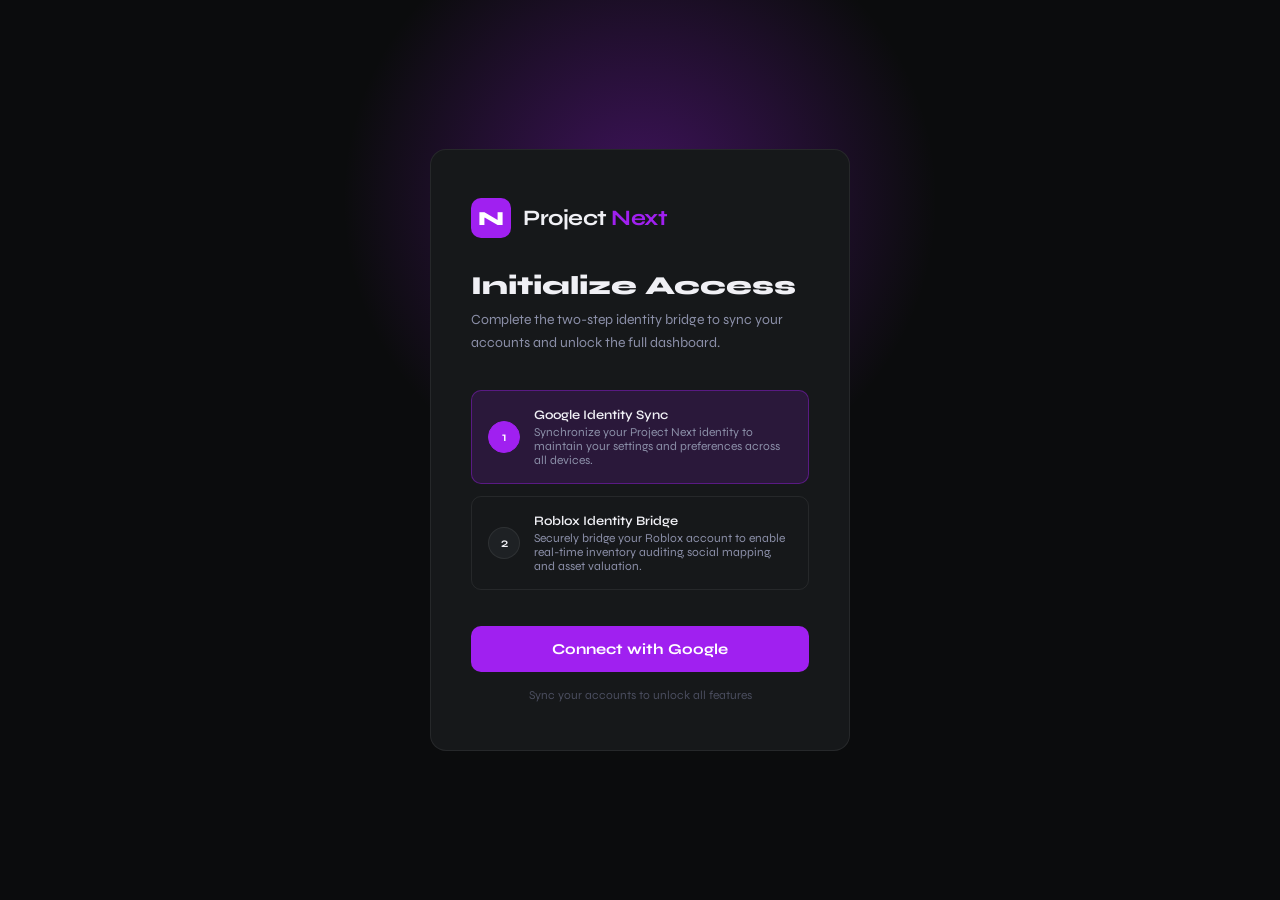
<file: project-next-live (2).html>
<!DOCTYPE html>
<html lang="en" data-theme="genesis">
<head>
<meta charset="UTF-8">
<meta name="viewport" content="width=device-width, initial-scale=1.0">
<title>Project Next</title>
<link rel="preconnect" href="https://fonts.googleapis.com">
<link href="https://fonts.googleapis.com/css2?family=Syne:wght@400;500;600;700;800&family=JetBrains+Mono:wght@400;500&display=swap" rel="stylesheet">
<script src="https://accounts.google.com/gsi/client" async></script>
<style>
:root {
  --bg-base:#0B0C0D; --bg-surface:#16181A; --bg-elevated:#1E2124; --bg-hover:#252830;
  --accent:#A020F0; --accent-dim:rgba(160,32,240,0.15); --accent-glow:rgba(160,32,240,0.35);
  --text-primary:#F0F0F5; --text-secondary:#8B8FA8; --text-muted:#4A4D5E;
  --border:rgba(255,255,255,0.07); --border-accent:rgba(160,32,240,0.4);
  --success:#22D06A; --warning:#F0A020; --danger:#F04040; --info:#20A0F0;
  --font:'Syne',sans-serif; --mono:'JetBrains Mono',monospace;
  --radius:10px; --radius-lg:16px;
}
/* THEMES — applied to :root via data-theme, affects every element */
[data-theme="glass"]{--bg-base:#0D0F14;--bg-surface:rgba(20,24,32,0.55);--bg-elevated:rgba(28,32,40,0.5);--bg-hover:rgba(38,42,54,0.55);--border:rgba(255,255,255,0.10);--border-accent:rgba(160,32,240,0.45);}
[data-theme="glass"] body{background:linear-gradient(135deg,#0D0F14,#141820,#0f0a1a);}
[data-theme="glass"] .sidebar,[data-theme="glass"] .topbar,[data-theme="glass"] .card,
[data-theme="glass"] .stat-card,[data-theme="glass"] .auth-card,[data-theme="glass"] .friend-item,
[data-theme="glass"] .inv-item,[data-theme="glass"] .security-item,[data-theme="glass"] .session-item,
[data-theme="glass"] .setting-item,[data-theme="glass"] .progress-wrap,[data-theme="glass"] .discovery-card{
  backdrop-filter:blur(20px);-webkit-backdrop-filter:blur(20px);border:1px solid rgba(255,255,255,0.08);}
[data-theme="cyber"]{--accent:#00FF41;--accent-dim:rgba(0,255,65,0.10);--accent-glow:rgba(0,255,65,0.25);
  --bg-base:#001000;--bg-surface:#001a00;--bg-elevated:#002000;--bg-hover:#002a00;
  --border:rgba(0,255,65,0.08);--border-accent:rgba(0,255,65,0.4);
  --text-primary:#E0FFE8;--text-secondary:#4daa60;--text-muted:#1a5c26;}
[data-theme="cyber"] body{background:var(--bg-base);}
[data-theme="oled"]{--bg-base:#000;--bg-surface:#0A0A0A;--bg-elevated:#111;--bg-hover:#1a1a1a;--border:rgba(255,255,255,0.05);}
[data-theme="oled"] body{background:#000;}

*{box-sizing:border-box;margin:0;padding:0;}
body{font-family:var(--font);background:var(--bg-base);color:var(--text-primary);min-height:100vh;overflow-x:hidden;transition:background .4s,color .3s;}

/* AUTH */
#auth-screen{min-height:100vh;display:flex;align-items:center;justify-content:center;position:relative;overflow:hidden;}
#auth-screen::before{content:'';position:absolute;width:600px;height:600px;background:radial-gradient(circle,var(--accent-glow) 0%,transparent 70%);top:-100px;left:50%;transform:translateX(-50%);pointer-events:none;}
.auth-card{background:var(--bg-surface);border:1px solid var(--border);border-radius:var(--radius-lg);padding:48px 40px;width:420px;max-width:95vw;position:relative;z-index:1;}
.auth-logo{display:flex;align-items:center;gap:12px;margin-bottom:32px;}
.auth-logo-icon{width:40px;height:40px;background:var(--accent);border-radius:10px;display:flex;align-items:center;justify-content:center;font-size:20px;font-weight:800;color:#fff;}
.auth-logo-text{font-size:22px;font-weight:700;letter-spacing:-0.5px;}
.auth-logo-text span{color:var(--accent);}
.auth-title{font-size:26px;font-weight:800;margin-bottom:8px;}
.auth-sub{color:var(--text-secondary);font-size:14px;margin-bottom:36px;line-height:1.6;}
.auth-step{display:flex;align-items:center;gap:14px;padding:16px;border-radius:var(--radius);border:1px solid var(--border);margin-bottom:12px;transition:border-color .2s,background .2s;}
.auth-step.active{border-color:var(--border-accent);background:var(--accent-dim);}
.auth-step.done{border-color:rgba(34,208,106,.3);background:rgba(34,208,106,.05);}
.auth-step-num{width:32px;height:32px;border-radius:50%;background:var(--bg-elevated);border:1px solid var(--border);display:flex;align-items:center;justify-content:center;font-size:13px;font-weight:600;flex-shrink:0;}
.auth-step.active .auth-step-num{background:var(--accent);border-color:var(--accent);color:#fff;}
.auth-step.done .auth-step-num{background:var(--success);border-color:var(--success);color:#fff;font-size:16px;}
.auth-step-info{flex:1;}
.auth-step-label{font-size:13px;font-weight:600;}
.auth-step-desc{font-size:12px;color:var(--text-secondary);margin-top:2px;}
.btn-primary{width:100%;padding:14px;background:var(--accent);color:#fff;border:none;border-radius:var(--radius);font-family:var(--font);font-size:15px;font-weight:700;cursor:pointer;transition:opacity .2s,transform .1s;margin-top:24px;}
.btn-primary:hover{opacity:.9;}.btn-primary:active{transform:scale(.98);}.btn-primary:disabled{opacity:.5;cursor:not-allowed;}
.auth-err{color:var(--danger);font-size:12px;margin-top:10px;text-align:center;min-height:18px;}
.auth-divider{text-align:center;font-size:12px;color:var(--text-muted);margin-top:16px;}

/* LOADING */
#loading-screen{min-height:100vh;display:none;align-items:center;justify-content:center;flex-direction:column;gap:24px;}
.loading-logo{font-size:32px;font-weight:800;letter-spacing:-1px;}
.loading-logo span{color:var(--accent);}
.loading-bar-wrap{width:280px;height:3px;background:var(--bg-elevated);border-radius:2px;overflow:hidden;}
.loading-bar-fill{height:100%;background:var(--accent);border-radius:2px;width:0%;transition:width .3s ease;}
.loading-label{font-size:13px;color:var(--text-secondary);font-family:var(--mono);}

/* APP */
#app{display:none;min-height:100vh;}
.sidebar{position:fixed;left:0;top:0;bottom:0;width:220px;background:var(--bg-surface);border-right:1px solid var(--border);display:flex;flex-direction:column;z-index:100;transition:transform .3s,background .4s;}
.sidebar-logo{padding:20px 18px;display:flex;align-items:center;gap:10px;border-bottom:1px solid var(--border);}
.sidebar-logo-icon{width:32px;height:32px;background:var(--accent);border-radius:8px;display:flex;align-items:center;justify-content:center;font-size:16px;font-weight:800;color:#fff;}
.sidebar-logo-text{font-size:16px;font-weight:700;}.sidebar-logo-text span{color:var(--accent);}
.sidebar-nav{flex:1;padding:12px 10px;overflow-y:auto;}
.nav-section-label{font-size:10px;font-weight:600;color:var(--text-muted);letter-spacing:1.2px;text-transform:uppercase;padding:8px 10px 4px;}
.nav-item{display:flex;align-items:center;gap:10px;padding:10px 12px;border-radius:var(--radius);cursor:pointer;font-size:13px;font-weight:500;color:var(--text-secondary);transition:all .15s;margin-bottom:2px;border:none;background:none;width:100%;text-align:left;}
.nav-item:hover{background:var(--bg-hover);color:var(--text-primary);}
.nav-item.active{background:var(--accent-dim);color:var(--accent);border:1px solid var(--border-accent);}
.nav-icon{width:20px;height:20px;opacity:.7;flex-shrink:0;}.nav-item.active .nav-icon{opacity:1;}
.sidebar-user{padding:14px;border-top:1px solid var(--border);display:flex;align-items:center;gap:10px;}
.user-avatar{width:36px;height:36px;border-radius:50%;background:var(--accent);display:flex;align-items:center;justify-content:center;font-size:13px;font-weight:700;color:#fff;flex-shrink:0;overflow:hidden;}
.user-avatar img{width:100%;height:100%;object-fit:cover;}
.user-info{flex:1;min-width:0;}
.user-name{font-size:13px;font-weight:600;white-space:nowrap;overflow:hidden;text-overflow:ellipsis;}
.user-tag{font-size:11px;color:var(--success);}
.main{margin-left:220px;min-height:100vh;transition:margin .3s;}
.topbar{height:56px;background:var(--bg-surface);border-bottom:1px solid var(--border);display:flex;align-items:center;padding:0 24px;gap:12px;position:sticky;top:0;z-index:50;transition:background .4s;}
.topbar-title{font-size:16px;font-weight:700;flex:1;}
.topbar-badge{font-size:11px;padding:3px 10px;border-radius:20px;background:var(--accent-dim);color:var(--accent);border:1px solid var(--border-accent);font-weight:600;}
.hamburger{display:none;background:none;border:none;cursor:pointer;padding:6px;color:var(--text-primary);flex-direction:column;gap:5px;}
.hamburger span{display:block;width:20px;height:2px;background:currentColor;border-radius:2px;}
.hub-panel{display:none;padding:24px;max-width:1100px;}
.hub-panel.active{display:block;animation:fadeIn .3s ease;}
.hub-header{margin-bottom:24px;}
.hub-title{font-size:26px;font-weight:800;letter-spacing:-0.5px;margin-bottom:6px;}
.hub-sub{color:var(--text-secondary);font-size:14px;}
.grid-2{display:grid;grid-template-columns:1fr 1fr;gap:16px;}
.grid-3{display:grid;grid-template-columns:1fr 1fr 1fr;gap:16px;}
.card{background:var(--bg-surface);border:1px solid var(--border);border-radius:var(--radius-lg);padding:20px;transition:background .4s,border-color .3s;}
.card-title{font-size:13px;font-weight:600;color:var(--text-secondary);text-transform:uppercase;letter-spacing:.8px;margin-bottom:16px;display:flex;align-items:center;gap:8px;}
.card-title-dot{width:6px;height:6px;border-radius:50%;background:var(--accent);}
.stat-grid{display:grid;grid-template-columns:repeat(auto-fit,minmax(140px,1fr));gap:12px;margin-bottom:20px;}
.stat-card{background:var(--bg-elevated);border-radius:var(--radius);padding:16px;border:1px solid var(--border);transition:background .4s;}
.stat-label{font-size:11px;color:var(--text-muted);font-weight:600;letter-spacing:.5px;margin-bottom:6px;}
.stat-val{font-size:22px;font-weight:800;letter-spacing:-0.5px;}
.stat-sub{font-size:11px;color:var(--text-secondary);margin-top:2px;}
.friend-item{display:flex;align-items:center;gap:12px;padding:12px 16px;border-radius:var(--radius);border:1px solid var(--border);margin-bottom:8px;background:var(--bg-elevated);transition:border-color .15s,background .4s;}
.friend-item:hover{border-color:var(--border-accent);}
.friend-avatar{width:40px;height:40px;border-radius:50%;background:var(--bg-hover);display:flex;align-items:center;justify-content:center;font-size:14px;font-weight:700;flex-shrink:0;position:relative;overflow:hidden;}
.friend-avatar img{width:100%;height:100%;object-fit:cover;}
.presence-dot{position:absolute;bottom:1px;right:1px;width:10px;height:10px;border-radius:50%;border:2px solid var(--bg-elevated);}
.presence-dot.online{background:var(--success);}.presence-dot.ingame{background:var(--info);}.presence-dot.offline{background:var(--text-muted);}
.friend-info{flex:1;min-width:0;}
.friend-name{font-size:14px;font-weight:600;}
.friend-status{font-size:12px;color:var(--text-secondary);}
.friend-status.online{color:var(--success);}.friend-status.ingame{color:var(--info);}
.friend-actions{display:flex;gap:6px;}
.btn-sm{padding:5px 10px;border-radius:6px;border:1px solid var(--border);background:var(--bg-hover);color:var(--text-secondary);font-size:11px;font-weight:600;cursor:pointer;font-family:var(--font);transition:all .15s;}
.btn-sm:hover{border-color:var(--border-accent);color:var(--accent);}
.btn-sm.danger:hover{border-color:rgba(240,64,64,.4);color:var(--danger);}
.progress-wrap{background:var(--bg-elevated);border:1px solid var(--border);border-radius:var(--radius-lg);padding:20px;margin-bottom:16px;}
.progress-header{display:flex;justify-content:space-between;align-items:center;margin-bottom:12px;}
.progress-label{font-size:14px;font-weight:600;}
.progress-meta{font-size:12px;color:var(--text-secondary);font-family:var(--mono);}
.progress-bar{height:6px;background:var(--bg-hover);border-radius:3px;overflow:hidden;margin-bottom:8px;}
.progress-fill{height:100%;background:var(--accent);border-radius:3px;transition:width .4s ease;}
.progress-sub{font-size:12px;color:var(--text-secondary);font-family:var(--mono);}
.search-box{display:flex;gap:10px;margin-bottom:16px;}
.search-input{flex:1;background:var(--bg-elevated);border:1px solid var(--border);border-radius:var(--radius);padding:10px 14px;color:var(--text-primary);font-family:var(--font);font-size:14px;outline:none;transition:border-color .15s;}
.search-input:focus{border-color:var(--border-accent);}
.search-input::placeholder{color:var(--text-muted);}
.btn-accent{padding:10px 18px;background:var(--accent);color:#fff;border:none;border-radius:var(--radius);font-family:var(--font);font-size:13px;font-weight:700;cursor:pointer;transition:opacity .2s;white-space:nowrap;}
.btn-accent:hover{opacity:.85;}.btn-accent:disabled{opacity:.5;cursor:not-allowed;}
.inv-item{display:flex;align-items:center;gap:14px;padding:14px 16px;border:1px solid var(--border);border-radius:var(--radius);margin-bottom:8px;background:var(--bg-elevated);transition:border-color .15s,background .4s;}
.inv-item:hover{border-color:var(--border-accent);}
.inv-thumb{width:48px;height:48px;border-radius:8px;background:var(--accent-dim);border:1px solid var(--border-accent);display:flex;align-items:center;justify-content:center;font-size:22px;flex-shrink:0;overflow:hidden;}
.inv-thumb img{width:100%;height:100%;object-fit:cover;border-radius:6px;}
.inv-info{flex:1;}
.inv-name{font-size:14px;font-weight:600;}
.inv-meta{font-size:12px;color:var(--text-secondary);margin-top:2px;}
.inv-price{font-size:15px;font-weight:700;color:var(--accent);font-family:var(--mono);}
.badge{display:inline-block;padding:2px 8px;border-radius:4px;font-size:10px;font-weight:700;letter-spacing:.5px;text-transform:uppercase;}
.badge-limited{background:rgba(240,160,32,.15);color:var(--warning);border:1px solid rgba(240,160,32,.3);}
.badge-offsale{background:rgba(240,64,64,.1);color:var(--danger);border:1px solid rgba(240,64,64,.25);}
.badge-new{background:var(--accent-dim);color:var(--accent);border:1px solid var(--border-accent);}
.badge-free{background:rgba(34,208,106,.1);color:var(--success);border:1px solid rgba(34,208,106,.25);}
.integrity-bar-wrap{margin-bottom:20px;}
.integrity-score{font-size:48px;font-weight:800;color:var(--success);letter-spacing:-2px;margin-bottom:4px;}
.integrity-score span{font-size:20px;color:var(--text-secondary);font-weight:500;}
.security-item{display:flex;align-items:center;gap:12px;padding:14px 16px;border:1px solid var(--border);border-radius:var(--radius);margin-bottom:8px;background:var(--bg-elevated);transition:background .4s;}
.security-check{width:24px;height:24px;border-radius:50%;display:flex;align-items:center;justify-content:center;font-size:13px;flex-shrink:0;}
.security-check.pass{background:rgba(34,208,106,.15);color:var(--success);border:1px solid rgba(34,208,106,.3);}
.security-check.fail{background:rgba(240,64,64,.1);color:var(--danger);border:1px solid rgba(240,64,64,.2);}
.security-check.warn{background:rgba(240,160,32,.1);color:var(--warning);border:1px solid rgba(240,160,32,.25);}
.security-text{flex:1;}.security-title{font-size:14px;font-weight:600;}.security-desc{font-size:12px;color:var(--text-secondary);}
.session-item{display:flex;align-items:center;gap:14px;padding:14px 16px;border:1px solid var(--border);border-radius:var(--radius);margin-bottom:8px;background:var(--bg-elevated);}
.session-dot{width:10px;height:10px;border-radius:50%;background:var(--success);flex-shrink:0;animation:pulse-dot 2s infinite;}
.session-info{flex:1;}.session-loc{font-size:14px;font-weight:600;}.session-meta{font-size:12px;color:var(--text-secondary);font-family:var(--mono);}
.session-current{font-size:11px;padding:3px 8px;border-radius:4px;background:rgba(34,208,106,.1);color:var(--success);border:1px solid rgba(34,208,106,.25);font-weight:600;}
.setting-item{display:flex;align-items:center;gap:14px;padding:16px;border:1px solid var(--border);border-radius:var(--radius);margin-bottom:8px;background:var(--bg-elevated);cursor:pointer;transition:border-color .15s,background .4s;}
.setting-item:hover{border-color:var(--border-accent);}
.setting-icon{width:36px;height:36px;border-radius:8px;background:var(--accent-dim);border:1px solid var(--border-accent);display:flex;align-items:center;justify-content:center;font-size:18px;flex-shrink:0;}
.setting-text{flex:1;}.setting-name{font-size:14px;font-weight:600;}.setting-desc{font-size:12px;color:var(--text-secondary);margin-top:2px;}
.toggle{width:44px;height:24px;background:var(--bg-hover);border-radius:12px;border:1px solid var(--border);position:relative;cursor:pointer;transition:background .2s;flex-shrink:0;}
.toggle.on{background:var(--accent);border-color:var(--accent);}
.toggle-knob{position:absolute;top:2px;left:2px;width:18px;height:18px;border-radius:50%;background:var(--text-secondary);transition:left .2s,background .2s;}
.toggle.on .toggle-knob{left:22px;background:#fff;}
.theme-grid{display:grid;grid-template-columns:repeat(2,1fr);gap:10px;margin-top:12px;}
.theme-card{border:2px solid var(--border);border-radius:var(--radius);padding:14px;cursor:pointer;transition:border-color .15s;text-align:center;}
.theme-card:hover{border-color:var(--border-accent);}.theme-card.selected{border-color:var(--accent);}
.theme-preview{height:40px;border-radius:6px;margin-bottom:8px;}
.theme-name{font-size:12px;font-weight:600;}.theme-sub{font-size:11px;color:var(--text-secondary);margin-top:2px;}
.lang-select{width:100%;background:var(--bg-elevated);border:1px solid var(--border);border-radius:var(--radius);padding:12px 14px;color:var(--text-primary);font-family:var(--font);font-size:14px;outline:none;cursor:pointer;margin-top:8px;}
.sidebar-overlay{display:none;position:fixed;inset:0;background:rgba(0,0,0,.6);z-index:90;}
.toast{position:fixed;bottom:20px;right:20px;background:var(--bg-elevated);border:1px solid var(--border);border-left:3px solid var(--accent);border-radius:var(--radius);padding:12px 16px;font-size:13px;font-weight:500;z-index:999;transform:translateY(80px);opacity:0;transition:all .3s;max-width:300px;}
.toast.show{transform:translateY(0);opacity:1;}
.discovery-card{border:1px solid var(--border);border-radius:var(--radius);overflow:hidden;background:var(--bg-elevated);transition:border-color .15s,background .4s;cursor:pointer;}
.discovery-card:hover{border-color:var(--border-accent);}
.discovery-thumb{height:80px;background:linear-gradient(135deg,var(--accent-dim),var(--bg-hover));display:flex;align-items:center;justify-content:center;font-size:32px;}
.discovery-body{padding:14px;}.discovery-name{font-size:14px;font-weight:700;margin-bottom:4px;}.discovery-era{font-size:11px;color:var(--accent);font-weight:600;margin-bottom:6px;}.discovery-stats{font-size:12px;color:var(--text-secondary);}
.section-divider{height:1px;background:var(--border);margin:20px 0;}
.map-placeholder{height:180px;background:var(--bg-hover);border-radius:var(--radius);display:flex;align-items:center;justify-content:center;border:1px solid var(--border);flex-direction:column;gap:8px;font-size:13px;color:var(--text-secondary);margin-bottom:16px;}
.map-dots{display:flex;gap:4px;}
.map-dot{width:8px;height:8px;border-radius:50%;background:var(--accent);animation:pulse-dot 2s infinite;}
.map-dot:nth-child(2){animation-delay:.3s;background:var(--info);}.map-dot:nth-child(3){animation-delay:.6s;background:var(--success);}
.path-display{display:flex;align-items:center;gap:8px;flex-wrap:wrap;padding:14px;background:var(--bg-elevated);border-radius:var(--radius);border:1px solid var(--border);margin-top:10px;}
.path-node{font-size:13px;font-weight:700;padding:4px 12px;border-radius:6px;background:var(--accent-dim);border:1px solid var(--border-accent);color:var(--accent);}
.path-arrow{color:var(--text-muted);font-size:18px;}
.api-chip{display:inline-flex;align-items:center;gap:5px;font-size:10px;font-family:var(--mono);padding:3px 8px;border-radius:20px;border:1px solid var(--border);background:var(--bg-elevated);margin-left:8px;}
.api-chip.live{border-color:rgba(34,208,106,.3);color:var(--success);}
.api-chip.warn{border-color:rgba(240,160,32,.3);color:var(--warning);}
.api-chip.err{border-color:rgba(240,64,64,.3);color:var(--danger);}
.accent-text{color:var(--accent);}.mono{font-family:var(--mono);}
@media(max-width:768px){.sidebar{transform:translateX(-100%);}.sidebar.open{transform:translateX(0);}.main{margin-left:0;}.hamburger{display:flex;}.sidebar-overlay.show{display:block;}.grid-2,.grid-3{grid-template-columns:1fr;}.hub-panel{padding:16px;}.stat-grid{grid-template-columns:repeat(2,1fr);}}
::-webkit-scrollbar{width:4px;}::-webkit-scrollbar-track{background:transparent;}::-webkit-scrollbar-thumb{background:var(--text-muted);border-radius:2px;}
@keyframes fadeIn{from{opacity:0;transform:translateY(8px);}to{opacity:1;transform:none;}}
@keyframes pulse-dot{0%,100%{opacity:1;}50%{opacity:.3;}}
</style>
</head>
<body>

<!-- AUTH -->
<div id="auth-screen" style="display:none;">
  <div class="auth-card">
    <div class="auth-logo">
      <div class="auth-logo-icon">N</div>
      <div class="auth-logo-text">Project <span>Next</span></div>
    </div>
    <div class="auth-title" data-i18n-auth="initAccess">Initialize Access</div>
    <div class="auth-sub" data-i18n-auth="initSub">Complete the two-step identity bridge to sync your accounts and unlock the full dashboard.</div>
    <div class="auth-step active" id="step-google">
      <div class="auth-step-num" id="step1-num">1</div>
      <div class="auth-step-info">
        <div class="auth-step-label">Google Identity Sync</div>
        <div class="auth-step-desc">Synchronize your Project Next identity to maintain your settings and preferences across all devices.</div>
      </div>
    </div>
    <div class="auth-step" id="step-roblox">
      <div class="auth-step-num" id="step2-num">2</div>
      <div class="auth-step-info">
        <div class="auth-step-label">Roblox Identity Bridge</div>
        <div class="auth-step-desc">Securely bridge your Roblox account to enable real-time inventory auditing, social mapping, and asset valuation.</div>
      </div>
    </div>
    <button class="btn-primary" id="auth-btn" onclick="handleAuthStep()" data-i18n-auth="connectGoogle">Connect with Google</button>
    <div class="auth-err" id="auth-err" style="display:none;"></div>
    <div class="auth-divider" data-i18n-auth="syncAccounts">Sync your accounts to unlock all features</div>
  </div>
</div>

<!-- LOADING -->
<div id="loading-screen" style="display:none;min-height:100vh;flex-direction:column;align-items:center;justify-content:center;gap:24px;">
  <div class="loading-logo">Project <span style="color:var(--accent)">Next</span></div>
  <div class="loading-bar-wrap"><div class="loading-bar-fill" id="load-bar"></div></div>
  <div class="loading-label" id="load-label">Initializing genesis phase...</div>
</div>

<div class="sidebar-overlay" id="overlay" onclick="closeSidebar()"></div>

<!-- APP -->
<div id="app">
  <nav class="sidebar" id="sidebar">
    <div class="sidebar-logo">
      <div class="sidebar-logo-icon">N</div>
      <div class="sidebar-logo-text">Project <span>Next</span></div>
    </div>
    <div class="sidebar-nav">
      <div class="nav-section-label">Command Hubs</div>
      <button class="nav-item active" onclick="switchHub('social',this)">
        <svg class="nav-icon" viewBox="0 0 24 24" fill="none" stroke="currentColor" stroke-width="1.8"><circle cx="9" cy="7" r="4"/><path d="M3 21v-2a4 4 0 0 1 4-4h4a4 4 0 0 1 4 4v2"/><path d="M16 3.13a4 4 0 0 1 0 7.75"/><path d="M21 21v-2a4 4 0 0 0-3-3.85"/></svg>
        <span data-i18n="hub1">Social Commander</span>
      </button>
      <button class="nav-item" onclick="switchHub('assets',this)">
        <svg class="nav-icon" viewBox="0 0 24 24" fill="none" stroke="currentColor" stroke-width="1.8"><rect x="2" y="7" width="20" height="14" rx="2"/><path d="M16 7V5a2 2 0 0 0-4 0v2"/><line x1="12" y1="12" x2="12" y2="16"/><line x1="10" y1="14" x2="14" y2="14"/></svg>
        <span data-i18n="hub2">Asset & Collections</span>
      </button>
      <button class="nav-item" onclick="switchHub('discovery',this)">
        <svg class="nav-icon" viewBox="0 0 24 24" fill="none" stroke="currentColor" stroke-width="1.8"><circle cx="11" cy="11" r="8"/><line x1="21" y1="21" x2="16.65" y2="16.65"/><line x1="11" y1="8" x2="11" y2="14"/><line x1="8" y1="11" x2="14" y2="11"/></svg>
        <span data-i18n="hub3">Ultimate Discovery</span>
      </button>
      <button class="nav-item" onclick="switchHub('security',this)">
        <svg class="nav-icon" viewBox="0 0 24 24" fill="none" stroke="currentColor" stroke-width="1.8"><path d="M12 22s8-4 8-10V5l-8-3-8 3v7c0 6 8 10 8 10z"/><polyline points="9 12 11 14 15 10"/></svg>
        <span data-i18n="hub4">Account Defense</span>
      </button>
      <button class="nav-item" onclick="switchHub('settings',this)">
        <svg class="nav-icon" viewBox="0 0 24 24" fill="none" stroke="currentColor" stroke-width="1.8"><circle cx="12" cy="12" r="3"/><path d="M19.07 4.93A10 10 0 0 0 4.93 19.07M12 2v2M12 20v2M4.93 4.93l1.41 1.41M17.66 17.66l1.41 1.41M2 12h2M20 12h2M4.93 19.07l1.41-1.41M17.66 6.34l1.41-1.41"/></svg>
        PN Settings
      </button>
    </div>
    <div class="sidebar-user">
      <div class="user-avatar" id="sidebar-avatar">?</div>
      <div class="user-info">
        <div class="user-name" id="sidebar-username">—</div>
        <div class="user-tag" id="sidebar-tag">● Online</div>
      </div>
    </div>
  </nav>

  <div class="main">
    <div class="topbar">
      <button class="hamburger" onclick="toggleSidebar()"><span></span><span></span><span></span></button>
      <div class="topbar-title" id="topbar-title">Social Commander</div>
      <div class="topbar-badge">GENESIS PHASE</div>
    </div>

    <!-- HUB 1: SOCIAL -->
    <div class="hub-panel active" id="hub-social">
      <div class="hub-header">
        <div class="hub-title" data-i18n="hub1">Social Commander</div>
        <div class="hub-sub">Live network data · Real friend graph from Roblox Open Cloud</div>
      </div>
      <div class="stat-grid">
        <div class="stat-card">
          <div class="stat-label" data-i18n="friendCount">Total Friends</div>
          <div class="stat-val accent-text" id="stat-friends">—</div>
          <div class="stat-sub" id="stat-friends-sub">Fetching...</div>
        </div>
        <div class="stat-card">
          <div class="stat-label" data-i18n="onlineNow">Online Now</div>
          <div class="stat-val" style="color:var(--success)" id="stat-online">—</div>
          <div class="stat-sub" id="stat-online-sub">Fetching...</div>
        </div>
        <div class="stat-card">
          <div class="stat-label">Pending Requests</div>
          <div class="stat-val" style="color:var(--warning)" id="stat-pending">—</div>
          <div class="stat-sub" id="stat-pending-sub">Fetching...</div>
        </div>
        <div class="stat-card">
          <div class="stat-label">Followers</div>
          <div class="stat-val" id="stat-followers">—</div>
          <div class="stat-sub" id="stat-followers-sub">Fetching...</div>
        </div>
      </div>
      <div class="grid-2">
        <div>
          <div class="card">
            <div class="card-title">
              <div class="card-title-dot"></div>
              Friends List <span class="api-chip" id="friends-chip">● Connecting</span>
            </div>
            <div id="friends-list"><div style="color:var(--text-muted);font-size:13px;padding:8px 0;" data-i18n="checking">Checking...</div></div>
          </div>
        </div>
        <div style="display:flex;flex-direction:column;gap:16px;">
          <div class="card">
            <div class="card-title"><div class="card-title-dot"></div>Connections Finder</div>
            <div class="search-box">
              <input class="search-input" id="connections-input" placeholder="e.g. MadamPokai" type="text" value="MadamPokai">
              <button class="btn-accent" onclick="startConnectionScan()">Scan</button>
            </div>
            <div id="connections-progress" style="display:none;">
              <div class="progress-wrap">
                <div class="progress-header">
                  <div class="progress-label" id="conn-label">Scanning network...</div>
                  <div class="progress-meta" id="conn-pct">0%</div>
                </div>
                <div class="progress-bar"><div class="progress-fill" id="conn-bar" style="width:0%"></div></div>
                <div class="progress-sub" id="conn-time">Estimated: calculating...</div>
              </div>
            </div>
            <div id="connections-result" style="display:none;"></div>
          </div>
          <div class="card">
            <div class="card-title"><div class="card-title-dot"></div>Mutual Friend Finder</div>
            <div class="search-box">
              <input class="search-input" placeholder="Enter username" type="text" id="mutual-input">
              <button class="btn-accent" onclick="findMutuals()">Analyze</button>
            </div>
            <div id="mutual-result"></div>
          </div>
        </div>
      </div>
    </div>

    <!-- HUB 2: ASSETS -->
    <div class="hub-panel" id="hub-assets">
      <div class="hub-header">
        <div class="hub-title">Asset & Collection Manager</div>
        <div class="hub-sub">Live inventory audit · Promise.all parallel fetch · RAP for limiteds</div>
      </div>
      <div id="value-check-phase">
        <div class="card" style="margin-bottom:16px;">
          <div class="card-title"><div class="card-title-dot"></div>Genesis Inventory Audit</div>
          <button class="btn-accent" onclick="startValueCheck()" id="start-value-btn" style="width:100%;margin-bottom:16px;">Run Full Inventory Audit</button>
          <div id="value-progress" style="display:none;">
            <div class="progress-header">
              <div class="progress-label" id="value-label" data-i18n="checkingGamepasses">Checking Gamepasses...</div>
              <div class="progress-meta" id="value-pct">0%</div>
            </div>
            <div class="progress-bar" style="height:8px;"><div class="progress-fill" id="value-bar" style="width:0%;"></div></div>
            <div class="progress-sub" id="value-time" style="margin-top:8px;">Estimated: –</div>
            <div style="display:grid;grid-template-columns:repeat(3,1fr);gap:8px;margin-top:14px;" id="cat-chips"></div>
          </div>
        </div>
      </div>
      <!-- HUB 2 FIX: Results always visible once populated — not gated behind display:none in CSS -->
      <div id="value-results" style="display:none;">
        <div class="stat-grid" style="margin-bottom:20px;">
          <div class="stat-card" style="grid-column:span 2;">
            <div class="stat-label" data-i18n="rbxTotal">R$ Total</div>
            <div class="stat-val accent-text" style="font-size:32px;" id="total-value">R$ 0</div>
            <div class="stat-sub">Limiteds (RAP) + On-sale price + Off-sale last known price</div>
          </div>
          <div class="stat-card"><div class="stat-label">Limiteds (RAP)</div><div class="stat-val" style="color:var(--warning)" id="rap-value">R$ 0</div></div>
          <div class="stat-card"><div class="stat-label">Gamepasses</div><div class="stat-val" id="gp-value">R$ 0</div></div>
          <div class="stat-card"><div class="stat-label">Accessories</div><div class="stat-val" id="acc-value">R$ 0</div></div>
          <div class="stat-card"><div class="stat-label">Other Assets</div><div class="stat-val" id="other-value">R$ 0</div></div>
        </div>
        <div class="card">
          <div class="card-title">
            <div class="card-title-dot"></div>Inventory Breakdown
            <span class="api-chip" id="inv-chip">● Live</span>
          </div>
          <!-- Inventory items — always rendered, no hidden override -->
          <div id="inventory-items"></div>
        </div>
      </div>
    </div>

    <!-- HUB 3: DISCOVERY -->
    <div class="hub-panel" id="hub-discovery">
      <div class="hub-header">
        <div class="hub-title" data-i18n="hub3">Ultimate Discovery</div>
        <div class="hub-sub">Unearth hidden gems from the 2008–2012 legacy era.</div>
      </div>
      <div class="card" style="margin-bottom:16px;">
        <div class="card-title"><div class="card-title-dot"></div>Deep Archive Search</div>
        <div class="search-box">
          <input class="search-input" placeholder="Search 2008–2012 era experiences..." type="text" id="disc-query">
          <button class="btn-accent" onclick="startDiscoverySearch()">Deep Search</button>
        </div>
        <div id="discovery-progress" style="display:none;">
          <div class="progress-wrap">
            <div class="progress-header">
              <div class="progress-label">Querying archive...</div>
              <div class="progress-meta" id="disc-pct">0%</div>
            </div>
            <div class="progress-bar"><div class="progress-fill" id="disc-bar" style="width:0%"></div></div>
          </div>
        </div>
      </div>
      <div class="grid-3" id="discovery-grid" style="margin-bottom:20px;"></div>
      <div class="card">
        <div class="card-title"><div class="card-title-dot"></div>Rating-to-Player Ratio · Hidden Gems</div>
        <div id="ratio-list"></div>
      </div>
    </div>

    <!-- HUB 4: SECURITY -->
    <div class="hub-panel" id="hub-security">
      <div class="hub-header">
        <div class="hub-title" data-i18n="hub4">Account Defense & Privacy</div>
        <div class="hub-sub">Monitor your security posture, active sessions, and privacy configuration.</div>
      </div>
      <div class="grid-2">
        <div>
          <div class="card" style="margin-bottom:16px;">
            <div class="card-title"><div class="card-title-dot"></div>Security Integrity</div>
            <div class="integrity-bar-wrap">
              <div class="integrity-score">82<span>/100</span></div>
              <div class="progress-bar" style="height:10px;margin-top:8px;"><div class="progress-fill" style="width:82%;background:linear-gradient(90deg,var(--success),var(--accent));"></div></div>
            </div>
            <div id="security-checklist"></div>
            <button class="btn-accent" onclick="runSecurityScan()" style="width:100%;margin-top:12px;">Run Live Security Scan</button>
            <div id="security-progress" style="display:none;margin-top:12px;">
              <div class="progress-bar"><div class="progress-fill" id="sec-bar" style="width:0%;"></div></div>
            </div>
          </div>
        </div>
        <div>
          <div class="card" style="margin-bottom:16px;">
            <div class="card-title"><div class="card-title-dot"></div>Active Session Map</div>
            <div class="map-placeholder"><div class="map-dots"><div class="map-dot"></div><div class="map-dot"></div><div class="map-dot"></div></div><div>Geo-spatial session tracking active</div></div>
            <div id="sessions-list"></div>
          </div>
          <div class="card">
            <div class="card-title"><div class="card-title-dot"></div>Privacy Auditor</div>
            <div id="privacy-audit"></div>
          </div>
        </div>
      </div>
    </div>

    <!-- HUB 5: SETTINGS -->
    <div class="hub-panel" id="hub-settings">
      <div class="hub-header">
        <div class="hub-title">Project Next Settings</div>
        <div class="hub-sub">Theme engine, language, performance, account management.</div>
      </div>
      <div class="grid-2">
        <div>
          <div class="card" style="margin-bottom:16px;">
            <div class="card-title"><div class="card-title-dot"></div>Theme Engine</div>
            <div class="theme-grid">
              <div class="theme-card selected" onclick="selectTheme(this,'genesis')">
                <div class="theme-preview" style="background:linear-gradient(135deg,#0B0C0D,#A020F0);"></div>
                <div class="theme-name">Genesis Dark</div><div class="theme-sub">Default</div>
              </div>
              <div class="theme-card" onclick="selectTheme(this,'glass')">
                <div class="theme-preview" style="background:linear-gradient(135deg,rgba(255,255,255,0.08),rgba(160,32,240,0.35));"></div>
                <div class="theme-name">Glass Morphic</div><div class="theme-sub">Frosted depth</div>
              </div>
              <div class="theme-card" onclick="selectTheme(this,'cyber')">
                <div class="theme-preview" style="background:linear-gradient(135deg,#001a00,#00FF41);"></div>
                <div class="theme-name">Cyber Punk</div><div class="theme-sub">Neon matrix</div>
              </div>
              <div class="theme-card" onclick="selectTheme(this,'oled')">
                <div class="theme-preview" style="background:#000;border:1px solid #222;"></div>
                <div class="theme-name">Monolith OLED</div><div class="theme-sub">Pure black</div>
              </div>
            </div>
          </div>
          <div class="card">
            <div class="card-title"><div class="card-title-dot"></div>Multi-Language</div>
            <select class="lang-select" onchange="setLanguage(this.value)" id="lang-select">
              <option value="en">🌐 English</option>
              <option value="tl">🇵🇭 Tagalog</option>
              <option value="es">🇪🇸 Español</option>
              <option value="pt">🇧🇷 Português</option>
              <option value="fr">🇫🇷 Français</option>
              <option value="de">🇩🇪 Deutsch</option>
            </select>
          </div>
        </div>
        <div>
          <div class="card">
            <div class="card-title"><div class="card-title-dot"></div>Performance & Features</div>
            <div id="settings-toggles"></div>
            <div class="section-divider"></div>
            <button class="btn-accent" onclick="signOut()" style="width:100%;background:var(--danger);">Disconnect All Accounts</button>
          </div>
        </div>
      </div>
    </div>
  </div>
</div>

<div class="toast" id="toast"></div>

<script>
// ═══════════════════════════════════════════════
//  PROJECT NEXT — LIVE DATA ENGINE v2
//  Fixes: Session persistence + Profile loading
// ═══════════════════════════════════════════════

const CFG = {
  GOOGLE_CLIENT_ID: '506292215982-u0e4b7osdfni08nq4k3kbqlo25fl9vtb.apps.googleusercontent.com',
  ROBLOX_CLIENT_ID: '2786623414524497771',
  RBX_AUTH:         'https://apis.roblox.com/oauth/v1/authorize',
  RBX_TOKEN:        'https://apis.roblox.com/oauth/v1/token',
  RBX_USERINFO:     'https://apis.roblox.com/oauth/v1/userinfo',
  REDIRECT_URI:     'https://project-next-pink.vercel.app',
  // Determine local vs production
  get REDIR() { return window.location.hostname === 'localhost' || window.location.protocol === 'file:' ? window.location.href.split('?')[0] : this.REDIRECT_URI; },
};

// ── STATE ──────────────────────────────────────
let APP = {
  user: null,        // { userId, username, displayName, thumbnail }
  rbxToken: null,
  friends: [],
  lang: 'en',
  toggles: {},
  authStep: 0,
};

// ── SESSION PERSISTENCE ─────────────────────────
// FIX 1: Check for saved session FIRST — skip auth entirely if valid session exists
function loadSession() {
  try {
    const raw = localStorage.getItem('pn_session');
    if (!raw) return false;
    const s = JSON.parse(raw);
    if (!s || !s.user || !s.user.username) return false;
    // Check expiry (tokens last 1 hour, we refresh data from cache)
    // We keep session alive indefinitely unless user signs out
    APP.user     = s.user;
    APP.rbxToken = s.rbxToken || null;
    APP.lang     = s.lang || 'en';
    return true;
  } catch(e) {
    localStorage.removeItem('pn_session');
    return false;
  }
}

function saveSession() {
  localStorage.setItem('pn_session', JSON.stringify({
    user:     APP.user,
    rbxToken: APP.rbxToken,
    lang:     APP.lang,
    savedAt:  Date.now(),
  }));
}

function clearSession() {
  ['pn_session','pn_google_token','pn_rbx_token','pn_pkce_verifier','pn_oauth_state']
    .forEach(k => localStorage.removeItem(k));
  APP.user     = null;
  APP.rbxToken = null;
}

// ── BOOT SEQUENCE ───────────────────────────────
// Called on page load — handles OAuth callbacks AND session restore
(async function boot() {
  // 1. Handle OAuth2 redirect callback (Roblox sends ?code=... back)
  const params = new URLSearchParams(window.location.search);
  const code   = params.get('code');
  const state  = params.get('state');
  const errP   = params.get('error');

  if (code && state === 'roblox_auth') {
    // Clean URL immediately so refresh doesn't re-trigger
    window.history.replaceState({}, '', window.location.pathname);
    showScreen('loading');
    try {
      await handleRobloxCallback(code);
      beginLoading();
    } catch(e) {
      showScreen('auth');
      showAuthErr('OAuth failed: ' + e.message + '. Try again.');
    }
    return;
  }

  if (errP) {
    window.history.replaceState({}, '', window.location.pathname);
    showScreen('auth');
    showAuthErr('Authorization error: ' + errP);
    return;
  }

  // 2. FIX 1: Check existing session → skip auth
  if (loadSession()) {
    beginLoading();
    return;
  }

  // 3. No session → show auth
  showScreen('auth');
})();

// ── SCREEN HELPERS ──────────────────────────────
function showScreen(name) {
  document.getElementById('auth-screen').style.display    = name === 'auth'    ? 'flex'  : 'none';
  document.getElementById('loading-screen').style.display = name === 'loading' ? 'flex'  : 'none';
  document.getElementById('app').style.display            = name === 'app'     ? 'block' : 'none';
}

function showAuthErr(msg) {
  const el = document.getElementById('auth-err');
  // Map raw technical error codes to friendly messages
  const friendly = {
    'popup_closed': 'Identity sync interrupted. Please keep the popup window open to complete the bridge.',
    'popup_closed_by_user': 'Identity sync interrupted. Please keep the popup window open to complete the bridge.',
    'access_denied': 'Authorization Error. Please ensure your Redirect URI is synchronized in the Google Cloud Console.',
    'redirect_uri_mismatch': 'Authorization Error. Please ensure your Redirect URI is synchronized in the Google Cloud Console.',
  };
  // Check if the message contains a known raw code
  let displayMsg = msg;
  for (const [code, label] of Object.entries(friendly)) {
    if (msg && msg.toLowerCase().includes(code.toLowerCase())) {
      displayMsg = label;
      break;
    }
  }
  el.innerHTML = `
    <div style="display:flex;align-items:flex-start;gap:10px;padding:12px 14px;background:rgba(240,64,64,0.08);border:1px solid rgba(240,64,64,0.25);border-radius:var(--radius);border-left:3px solid var(--danger);text-align:left;">
      <span style="font-size:16px;flex-shrink:0;margin-top:1px;">⚠</span>
      <span style="font-size:12px;line-height:1.55;color:var(--text-secondary);">${displayMsg}</span>
    </div>`;
  el.style.display = 'block';
}

function hideAuthErr() {
  const el = document.getElementById('auth-err');
  el.innerHTML = '';
  el.style.display = 'none';
}

// ── AUTH STEP HANDLER ────────────────────────────
async function handleAuthStep() {
  const btn = document.getElementById('auth-btn');
  hideAuthErr();

  if (APP.authStep === 0) {
    // STEP 1: Google via GIS popup
    btn.disabled = true;
    btn.textContent = 'Connecting to Google...';
    try {
      await doGoogleAuth();
      markStepDone('google');
      APP.authStep = 1;
      btn.disabled = false;
      btn.textContent = 'Authorize Roblox Open Cloud';
    } catch(e) {
      btn.disabled = false;
      btn.textContent = 'Connect with Google';
      showAuthErr(e.message || 'Google auth failed. Check popup blocker.');
    }

  } else if (APP.authStep === 1) {
    // STEP 2: Roblox OAuth2 popup
    btn.disabled = true;
    btn.textContent = 'Connecting to Roblox...';
    const stored = localStorage.getItem('pn_rbx_token');
    if (stored) {
      APP.rbxToken = stored;
      await fetchAndStoreUser();
      if (!APP.user || !APP.user.userId || !APP.user.username) {
        btn.disabled = false;
        btn.textContent = 'Link Roblox Account';
        showAuthErr('Could not retrieve your Roblox identity. Please try again.');
        return;
      }
      markStepDone('roblox');
      beginLoading();
    } else {
      try {
        await startRobloxAuth();
        // fetchAndStoreUser is called inside handleRobloxCallback → token stored
        await fetchAndStoreUser();
        if (!APP.user || !APP.user.userId) {
          throw new Error('Could not retrieve your Roblox identity. Please try again.');
        }
        markStepDone('roblox');
        beginLoading();
      } catch(e) {
        btn.disabled = false;
        btn.textContent = 'Link Roblox Account';
        showAuthErr(e.message || 'Roblox connection failed. Please try again.');
      }
    }
  }
}

function markStepDone(which) {
  if (which === 'google') {
    document.getElementById('step-google').className = 'auth-step done';
    document.getElementById('step1-num').textContent = '✓';
    document.getElementById('step-roblox').className = 'auth-step active';
    showToast('Google identity synchronized');
  } else {
    document.getElementById('step-roblox').className = 'auth-step done';
    document.getElementById('step2-num').textContent = '✓';
    showToast('Roblox bridge authorized');
  }
}

// ── GOOGLE GIS AUTH ─────────────────────────────
function doGoogleAuth() {
  return new Promise((resolve, reject) => {
    if (typeof google === 'undefined') {
      // GIS not loaded yet — wait up to 5s
      let waited = 0;
      const iv = setInterval(() => {
        waited += 200;
        if (typeof google !== 'undefined') { clearInterval(iv); doGoogleAuth().then(resolve).catch(reject); }
        if (waited > 5000) { clearInterval(iv); reject(new Error('Google Identity Services failed to load.')); }
      }, 200);
      return;
    }
    const client = google.accounts.oauth2.initTokenClient({
      client_id: CFG.GOOGLE_CLIENT_ID,
      scope: 'openid profile email',
      callback: (res) => {
        if (res.error) { reject(new Error(res.error_description || res.error)); return; }
        localStorage.setItem('pn_google_token', res.access_token);
        resolve(res.access_token);
      },
      error_callback: (e) => {
        const friendlyErrors = {
          'popup_closed': 'Identity sync interrupted. Please keep the popup window open to complete the bridge.',
          'popup_closed_by_user': 'Identity sync interrupted. Please keep the popup window open to complete the bridge.',
          'access_denied': 'Authorization Error. Please ensure your Redirect URI is synchronized in the Google Cloud Console.',
        };
        const msg = friendlyErrors[e.type] || e.type || 'Connection interrupted. Please try again.';
        reject(new Error(msg));
      },
    });
    client.requestAccessToken({ prompt: 'consent' });
  });
}

// ── ROBLOX PKCE OAUTH2 ──────────────────────────
function randStr(n) {
  const c = 'ABCDEFGHIJKLMNOPQRSTUVWXYZabcdefghijklmnopqrstuvwxyz0123456789-._~';
  const a = new Uint8Array(n);
  crypto.getRandomValues(a);
  return Array.from(a, b => c[b % c.length]).join('');
}

async function makePKCE() {
  const v = randStr(64);
  const digest = await crypto.subtle.digest('SHA-256', new TextEncoder().encode(v));
  const ch = btoa(String.fromCharCode(...new Uint8Array(digest))).replace(/\+/g,'-').replace(/\//g,'_').replace(/=/g,'');
  return { verifier: v, challenge: ch };
}

async function startRobloxAuth() {
  const { verifier, challenge } = await makePKCE();
  localStorage.setItem('pn_pkce_verifier', verifier);
  const p = new URLSearchParams({
    client_id:             CFG.ROBLOX_CLIENT_ID,
    redirect_uri:          CFG.REDIR,
    response_type:         'code',
    scope:                 'openid profile',
    state:                 'roblox_auth',
    code_challenge:        challenge,
    code_challenge_method: 'S256',
  });
  const authUrl = CFG.RBX_AUTH + '?' + p;

  // Open as popup so the user stays on the page
  const popup = window.open(authUrl, 'roblox_oauth', 'width=520,height=640,menubar=no,toolbar=no,status=no');
  if (!popup) {
    throw new Error('Popup blocked. Please allow popups for this site and try again.');
  }

  return new Promise((resolve, reject) => {
    let settled = false;
    const finish = (fn) => { if (!settled) { settled = true; fn(); } };

    // Listen for the redirect-back message (popup posts when it lands on our origin)
    const onMsg = async (evt) => {
      if (evt.origin !== window.location.origin) return;
      if (!evt.data || evt.data.type !== 'roblox_oauth_code') return;
      window.removeEventListener('message', onMsg);
      clearInterval(pollIv);
      popup.close();
      const code = evt.data.code;
      if (!code) {
        finish(() => reject(new Error('No authorization code received from Roblox.')));
        return;
      }
      try {
        await handleRobloxCallback(code);
        finish(() => resolve());
      } catch(e) {
        finish(() => reject(e));
      }
    };
    window.addEventListener('message', onMsg);

    // Fallback: poll for popup closure (user closed without authorizing)
    const pollIv = setInterval(() => {
      if (popup.closed) {
        clearInterval(pollIv);
        window.removeEventListener('message', onMsg);
        finish(() => reject(new Error('Identity sync interrupted. Please keep the popup window open to complete the bridge.')));
      }
    }, 600);
  });
}

async function handleRobloxCallback(code) {
  const verifier = localStorage.getItem('pn_pkce_verifier');
  if (!verifier) throw new Error('PKCE verifier missing — please restart auth.');

  const res = await fetch(CFG.RBX_TOKEN, {
    method: 'POST',
    headers: { 'Content-Type': 'application/x-www-form-urlencoded' },
    body: new URLSearchParams({
      grant_type:    'authorization_code',
      code:          code,
      redirect_uri:  CFG.REDIR,
      client_id:     CFG.ROBLOX_CLIENT_ID,
      code_verifier: verifier,
    }),
  });

  if (!res.ok) {
    const txt = await res.text();
    throw new Error('Token exchange failed (' + res.status + '): ' + txt.slice(0,120));
  }

  const data = await res.json();
  APP.rbxToken = data.access_token;
  localStorage.setItem('pn_rbx_token', data.access_token);
  localStorage.removeItem('pn_pkce_verifier');

  // FIX 2: Fetch real user identity immediately after token exchange
  await fetchAndStoreUser();
}

// ── USER IDENTITY ────────────────────────────────
// FIX 2: Fetch from /userinfo, store, then display — no more eternal "Loading..."
async function fetchAndStoreUser() {
  if (!APP.rbxToken) return;
  try {
    const res = await fetch(CFG.RBX_USERINFO, {
      headers: { Authorization: 'Bearer ' + APP.rbxToken },
    });
    if (!res.ok) throw new Error('userinfo ' + res.status);
    const info = await res.json();
    // OpenID claims: sub=userId, name=displayName, preferred_username=username, picture=thumbnail
    APP.user = {
      userId:      info.sub || info.id || '',
      username:    info.preferred_username || info.name || 'RobloxUser',
      displayName: info.name || info.preferred_username || 'Roblox User',
      thumbnail:   info.picture || '',
    };
    saveSession();
  } catch(e) {
    // If userinfo fails (e.g. CORS on local), try to build partial profile from token claims
    console.warn('userinfo fetch failed:', e.message);
    try {
      // Decode JWT payload for basic info
      const payload = JSON.parse(atob(APP.rbxToken.split('.')[1]));
      APP.user = {
        userId:      payload.sub || '',
        username:    payload.preferred_username || payload.name || 'RobloxUser',
        displayName: payload.name || 'Roblox User',
        thumbnail:   payload.picture || '',
      };
    } catch(_) {
      APP.user = { userId: '', username: 'Authenticated', displayName: 'Roblox User', thumbnail: '' };
    }
    saveSession();
  }
}

// ── LOADING SEQUENCE ─────────────────────────────
const LOAD_STEPS = [
  'Initializing genesis phase...',
  'Synchronizing Roblox Open Cloud...',
  'Fetching friend graph...',
  'Loading inventory catalog...',
  'Indexing legacy archive...',
  'Bootstrapping Project Next...',
];

function beginLoading() {
  showScreen('loading');
  let pct = 0, step = 0;
  const bar   = document.getElementById('load-bar');
  const label = document.getElementById('load-label');
  const iv = setInterval(() => {
    pct += Math.random() * 18 + 8;
    if (pct > 100) pct = 100;
    bar.style.width = pct + '%';
    step = Math.min(Math.floor(pct / 17), LOAD_STEPS.length - 1);
    label.textContent = LOAD_STEPS[step];
    if (pct >= 100) { clearInterval(iv); setTimeout(launchApp, 500); }
  }, 280);
}

async function launchApp() {
  // Ensure we have a real @username and userId before unlocking the dashboard
  if (!APP.user || !APP.user.userId || !APP.user.username) {
    await fetchAndStoreUser();
  }
  // Hard gate: do not unlock if identity is still missing
  if (!APP.user || !APP.user.userId) {
    showScreen('auth');
    showAuthErr('Could not verify your Roblox identity. Please reconnect your account.');
    return;
  }
  showScreen('app');
  applyLanguage(APP.lang);
  populateAll();
  showToast('Welcome back, @' + APP.user.username + ' ✦');
}

// ── POPULATE ALL ─────────────────────────────────
function populateAll() {
  updateProfile();        // FIX 2: render profile immediately from APP.user
  populateDiscovery();
  populateSecurity();
  populateSessions();
  populatePrivacy();
  populateSettingsToggles();
  fetchLiveFriends();     // async — fills hub 1 when ready
  restoreTheme();
}

// FIX 2: Profile renders instantly from APP.user, no eternal spinner
function updateProfile() {
  const user = APP.user;
  if (!user) return;

  const nameEl   = document.getElementById('sidebar-username');
  const avatarEl = document.getElementById('sidebar-avatar');

  nameEl.textContent = '@' + user.username;

  if (user.thumbnail) {
    const img = document.createElement('img');
    img.src = user.thumbnail;
    img.alt = user.username;
    img.onerror = () => { avatarEl.innerHTML = ''; avatarEl.textContent = user.username[0].toUpperCase(); };
    avatarEl.innerHTML = '';
    avatarEl.appendChild(img);
  } else {
    avatarEl.textContent = user.username ? user.username[0].toUpperCase() : 'U';
  }

  // Also update stat cards with userId info
  const tag = document.getElementById('sidebar-tag');
  if (tag) tag.textContent = '● Online · ID ' + (user.userId || '—');
}

// ── LIVE FRIENDS (Roblox API) ─────────────────────
async function fetchLiveFriends() {
  if (!APP.user || !APP.user.userId) {
    setChip('friends-chip', 'warn', '● No userId');
    return;
  }

  const uid = APP.user.userId;
  const token = APP.rbxToken;

  // Attempt: friends.roblox.com (CORS-blocked from browser — expect failure)
  // On success: render real data. On CORS fail: show notice with cached/empty state.
  try {
    const headers = token ? { Authorization: 'Bearer ' + token } : {};
    const res = await Promise.race([
      fetch('https://friends.roblox.com/v1/users/' + uid + '/friends', { headers }),
      new Promise((_, reject) => setTimeout(() => reject(new Error('timeout')), 8000)),
    ]);
    if (!res.ok) throw new Error('HTTP ' + res.status);
    const data = await res.json();
    APP.friends = data.data || [];
    renderFriendsLive(APP.friends);
    setChip('friends-chip', 'live', '● Live');
    document.getElementById('stat-friends').textContent = APP.friends.length;
    document.getElementById('stat-friends-sub').textContent = 'Live from Roblox';
    const online = APP.friends.filter(f => f.isOnline).length;
    document.getElementById('stat-online').textContent = online;
    document.getElementById('stat-online-sub').textContent = 'Online now';
  } catch(e) {
    // CORS or network error — show informative notice
    setChip('friends-chip', 'warn', '● Proxy needed');
    document.getElementById('stat-friends').textContent = '—';
    document.getElementById('stat-friends-sub').textContent = 'CORS restricted';
    document.getElementById('friends-list').innerHTML = `
      <div style="padding:16px;background:var(--bg-elevated);border-radius:var(--radius);border:1px solid var(--border);">
        <div style="font-size:13px;font-weight:600;color:var(--warning);margin-bottom:6px;">⚠ CORS Restriction</div>
        <div style="font-size:12px;color:var(--text-secondary);line-height:1.6;">
          <code style="font-family:var(--mono);">friends.roblox.com</code> blocks direct browser requests. 
          A server-side proxy at <code style="font-family:var(--mono);">project-next-pink.vercel.app/api/friends</code> 
          is required to relay this call. Your userId: <strong>${APP.user.userId}</strong>
        </div>
      </div>`;
    document.getElementById('stat-online').textContent = '—';
    document.getElementById('stat-pending').textContent = '—';
    document.getElementById('stat-followers').textContent = '—';
  }
}

function renderFriendsLive(friends) {
  const el = document.getElementById('friends-list');
  if (!friends.length) { el.innerHTML = '<div style="color:var(--text-muted);font-size:13px;">No friends found.</div>'; return; }
  el.innerHTML = friends.slice(0, 8).map(f => {
    const initials = (f.displayName || f.name || '?')[0].toUpperCase();
    const status   = f.isOnline ? (f.userPresenceType === 2 ? 'ingame' : 'online') : 'offline';
    const statusTxt = status === 'ingame' ? '🎮 In Game' : status === 'online' ? '● Online' : 'Offline';
    return `<div class="friend-item">
      <div class="friend-avatar" style="background:var(--accent-dim);color:var(--accent);">
        ${initials}<span class="presence-dot ${status}"></span>
      </div>
      <div class="friend-info">
        <div class="friend-name">${f.displayName || f.name}</div>
        <div class="friend-status ${status}">${statusTxt}</div>
      </div>
      <div class="friend-actions">
        <button class="btn-sm" onclick="showToast('Viewing ${(f.displayName||f.name).replace(/'/g,'&apos;')}')">View</button>
      </div>
    </div>`;
  }).join('');
}

function setChip(id, type, text) {
  const el = document.getElementById(id);
  if (!el) return;
  el.className = 'api-chip ' + type;
  el.textContent = text;
}

// ── CONNECTIONS FINDER (MadamPokai BFS) ──────────
async function startConnectionScan() {
  const target = document.getElementById('connections-input').value.trim() || 'MadamPokai';
  const progressEl = document.getElementById('connections-progress');
  const resultEl   = document.getElementById('connections-result');
  resultEl.style.display = 'none';
  progressEl.style.display = 'block';

  const bar    = document.getElementById('conn-bar');
  const pctEl  = document.getElementById('conn-pct');
  const timeEl = document.getElementById('conn-time');
  const label  = document.getElementById('conn-label');

  // Animate progress while BFS runs
  let pct = 0;
  const iv = setInterval(() => {
    pct = Math.min(pct + Math.random() * 8 + 2, 90);
    bar.style.width = pct + '%';
    pctEl.textContent = Math.floor(pct) + '%';
    const rem = Math.max(0, Math.round((100 - pct) / 10));
    timeEl.textContent = 'Scanning friend tree... ~' + rem + 's remaining';
    label.textContent  = t('scanning');
  }, 300);

  try {
    const result = await bfsFindUser(target);
    clearInterval(iv);
    bar.style.width = '100%'; pctEl.textContent = '100%';

    setTimeout(() => {
      progressEl.style.display = 'none';
      resultEl.style.display   = 'block';
      if (result.found) {
        const nodes = result.path.map(n => `<span class="path-node">${n}</span>`).join('<span class="path-arrow">→</span>');
        resultEl.innerHTML = `
          <div style="font-size:12px;color:var(--text-secondary);margin-bottom:8px;">Path found · ${result.hops} hop${result.hops!==1?'s':''}:</div>
          <div class="path-display">${nodes}</div>
          <div style="font-size:11px;color:var(--text-muted);margin-top:8px;">${result.hops} mutual bridge${result.hops!==1?'s':''} traversed</div>`;
      } else {
        resultEl.innerHTML = `<div style="color:var(--warning);font-size:13px;">Could not find <strong>${target}</strong> in friend tree. ${result.reason || ''}</div>`;
      }
    }, 400);
  } catch(e) {
    clearInterval(iv);
    progressEl.style.display = 'none';
    resultEl.style.display = 'block';
    resultEl.innerHTML = `<div style="color:var(--danger);font-size:13px;">Scan failed: ${e.message}</div>`;
  }
}

// BFS through friend-of-friends to find target username
async function bfsFindUser(targetUsername) {
  if (!APP.user || !APP.user.userId) {
    return { found: false, reason: 'Not authenticated — userId unavailable.' };
  }

  const token = APP.rbxToken;
  const headers = token ? { Authorization: 'Bearer ' + token } : {};

  // Helper: fetch friends for a userId (fails gracefully on CORS)
  async function getFriends(uid) {
    try {
      const r = await fetch('https://friends.roblox.com/v1/users/' + uid + '/friends', { headers });
      if (!r.ok) return [];
      const d = await r.json();
      return d.data || [];
    } catch(_) { return []; }
  }

  // Level 1: direct friends
  const level1 = APP.friends.length ? APP.friends : await getFriends(APP.user.userId);
  const myUsername = APP.user.username;

  for (const f of level1) {
    if ((f.name || '').toLowerCase() === targetUsername.toLowerCase() ||
        (f.displayName || '').toLowerCase() === targetUsername.toLowerCase()) {
      return { found: true, path: [myUsername, f.displayName || f.name], hops: 1 };
    }
  }

  // Level 2: friends of friends (limit to first 10 for perf)
  for (const f of level1.slice(0, 10)) {
    const level2 = await getFriends(f.id);
    for (const ff of level2) {
      if ((ff.name || '').toLowerCase() === targetUsername.toLowerCase() ||
          (ff.displayName || '').toLowerCase() === targetUsername.toLowerCase()) {
        return { found: true, path: [myUsername, f.displayName || f.name, ff.displayName || ff.name], hops: 2 };
      }
    }
  }

  if (!level1.length) {
    return { found: false, reason: 'Friend list unavailable (CORS restriction). Deploy the Vercel proxy to enable deep search.' };
  }
  return { found: false, reason: 'Not found within 2 hops of your network.' };
}

// ── MUTUAL FINDER ────────────────────────────────
async function findMutuals() {
  const target = document.getElementById('mutual-input').value.trim() || 'TargetUser';
  const el = document.getElementById('mutual-result');
  el.innerHTML = `<div style="color:var(--text-muted);font-size:13px;margin-top:8px;">Analyzing...</div>`;

  if (!APP.friends.length) {
    setTimeout(() => {
      el.innerHTML = `<div style="padding:12px;background:var(--bg-elevated);border-radius:var(--radius);border:1px solid var(--border);font-size:13px;">
        <span style="color:var(--warning);">⚠</span> Friend list unavailable — CORS proxy required to analyze mutuals with <strong>${target}</strong>.
      </div>`;
    }, 600);
    return;
  }

  // Rough heuristic: show friends with matching activity as "potential mutuals"
  setTimeout(() => {
    const sample = APP.friends.slice(0, 3);
    if (!sample.length) { el.innerHTML = `<div style="color:var(--text-muted);font-size:13px;">No data.</div>`; return; }
    el.innerHTML = `<div style="margin-top:10px;">
      <div style="font-size:13px;color:var(--text-secondary);margin-bottom:8px;">${sample.length} potential mutual friends with <strong style="color:var(--text-primary)">${target}</strong></div>
      ${sample.map(f => `<div class="friend-item">
        <div class="friend-avatar" style="background:var(--accent-dim);color:var(--accent);">${(f.displayName||f.name||'?')[0]}</div>
        <div class="friend-info"><div class="friend-name">${f.displayName||f.name}</div><div class="friend-status">Potential bridge</div></div>
        <div style="font-size:11px;color:var(--success);font-weight:600;">Bridge</div>
      </div>`).join('')}
    </div>`;
  }, 900);
}

// ── HUB 2: ASSET AUDIT (Promise.all) ─────────────
const CATEGORIES = ['Gamepasses','Accessories','Animations','Bundles','Clothing','Models'];
const ASSET_TYPES = { Gamepasses: 'GamePass', Accessories: 'Gear', Animations: 'Animation', Bundles: 'Bundle', Clothing: 'ClassicShirt', Models: 'Model' };
const CAT_ICONS = { Gamepasses:'🎮', Accessories:'👒', Animations:'🎬', Bundles:'📦', Clothing:'👗', Models:'🧩' };

async function startValueCheck() {
  document.getElementById('start-value-btn').style.display = 'none';
  document.getElementById('value-progress').style.display  = 'block';
  const bar   = document.getElementById('value-bar');
  const pctEl = document.getElementById('value-pct');
  const label = document.getElementById('value-label');
  const timeEl= document.getElementById('value-time');
  const chips = document.getElementById('cat-chips');

  // Render category status chips
  const chipStates = {};
  chips.innerHTML = CATEGORIES.map(c => `
    <div id="chip-${c}" style="padding:6px 10px;border-radius:6px;border:1px solid var(--border);background:var(--bg-hover);font-size:11px;font-weight:600;color:var(--text-muted);text-align:center;">
      ${CAT_ICONS[c]} ${c}
    </div>`).join('');

  let completed = 0;
  const total   = CATEGORIES.length;
  let totalAssets = 0;

  function updateProgress(catName, status) {
    completed++;
    const pct = Math.round((completed / total) * 100);
    bar.style.width   = pct + '%';
    pctEl.textContent = pct + '%';
    // Estimated time based on remaining categories
    const rem = Math.ceil(((total - completed) * 1.5));
    timeEl.textContent = t('estimatedTime', rem);
    // Update label to next category i18n key
    const nextCat = CATEGORIES[completed] || 'finalizing';
    const iKey = 'checking' + (nextCat.charAt(0).toUpperCase() + nextCat.slice(1));
    label.textContent = t(iKey) || t('finalizing');
    // Update chip
    const chip = document.getElementById('chip-' + catName);
    if (chip) chip.style.cssText += `;border-color:${status==='ok'?'rgba(34,208,106,.3)':'rgba(240,160,32,.3)'};color:${status==='ok'?'var(--success)':'var(--warning)'};`;
  }

  // Fetch each category — uses Roblox Open Cloud if token available, else public inventory API
  async function fetchCategory(cat) {
    const uid   = APP.user ? APP.user.userId : '';
    const token = APP.rbxToken;
    if (!uid) return { items: [], error: 'No userId' };

    const headers = token ? { Authorization: 'Bearer ' + token } : {};
    const assetType = ASSET_TYPES[cat] || cat;

    try {
      // Try Open Cloud inventory API first (proper CORS support)
      const url = `https://apis.roblox.com/cloud/v2/users/${uid}/inventory-items?filter=assetTypes%3D${assetType}&maxPageSize=25`;
      const res = await fetch(url, { headers });
      if (!res.ok) throw new Error('OC ' + res.status);
      const data = await res.json();
      return { items: data.inventoryItems || [], error: null };
    } catch(e1) {
      try {
        // Fallback: legacy inventory API (CORS will likely block from browser)
        const assetTypeId = { GamePass:13, Gear:19, Animation:24, Bundle:32, ClassicShirt:11, Model:10 }[ASSET_TYPES[cat]] || 10;
        const url2 = `https://inventory.roblox.com/v2/users/${uid}/inventory?assetTypes=${assetTypeId}&limit=25&sortOrder=Asc`;
        const res2 = await fetch(url2, { headers });
        if (!res2.ok) throw new Error('inv ' + res2.status);
        const d2 = await res2.json();
        return { items: d2.data || [], error: null };
      } catch(e2) {
        return { items: [], error: 'CORS blocked — proxy required' };
      }
    }
  }

  // Run ALL categories in parallel with Promise.all
  label.textContent = t('checkingGamepasses');
  const catPromises = CATEGORIES.map(cat =>
    fetchCategory(cat).then(res => {
      const status = res.error ? 'warn' : 'ok';
      updateProgress(cat, status);
      totalAssets += res.items.length;
      return { cat, ...res };
    })
  );

  const results = await Promise.all(catPromises);

  // Compute values
  let rapTotal  = 0, gpTotal  = 0, accTotal = 0, otherTotal = 0;
  const allItems = [];

  for (const { cat, items, error } of results) {
    for (const item of items) {
      // Extract price info from whatever format the API returns
      const assetId   = item.assetId || item.id || item.assetDetails?.assetId || '';
      const name      = item.name || item.assetDetails?.name || item.assetId || 'Unknown Asset';
      const price     = item.price || item.assetDetails?.price || 0;
      const rap       = item.recentAveragePrice || item.assetDetails?.recentAveragePrice || 0;
      const isLimited = !!(item.assetDetails?.itemRestrictions?.includes('Limited') || rap > 0);
      const isOnsale  = price > 0;

      const effectivePrice = isLimited ? rap : (isOnsale ? price : (item.assetDetails?.lowestPrice || 0));

      if (isLimited)         rapTotal  += effectivePrice;
      else if (cat === 'Gamepasses') gpTotal   += effectivePrice;
      else if (cat === 'Accessories') accTotal += effectivePrice;
      else                   otherTotal += effectivePrice;

      allItems.push({ assetId, name, price: effectivePrice, cat, isLimited, isOnsale, badge: isLimited ? 'limited' : isOnsale ? 'new' : 'offsale' });
    }
  }

  const grandTotal = rapTotal + gpTotal + accTotal + otherTotal;
  const hasData    = allItems.length > 0;
  const corsBlocked = results.every(r => r.error);

  // Show results
  label.textContent = t('finalizing');
  setTimeout(async () => {
    document.getElementById('value-progress').style.display = 'none';
    document.getElementById('value-results').style.display  = 'block';
    document.getElementById('total-value').textContent = 'R$ ' + grandTotal.toLocaleString();
    document.getElementById('rap-value').textContent   = 'R$ ' + rapTotal.toLocaleString();
    document.getElementById('gp-value').textContent    = 'R$ ' + gpTotal.toLocaleString();
    document.getElementById('acc-value').textContent   = 'R$ ' + accTotal.toLocaleString();
    document.getElementById('other-value').textContent = 'R$ ' + otherTotal.toLocaleString();

    if (corsBlocked) {
      setChip('inv-chip', 'warn', '● Proxy needed');
      document.getElementById('inventory-items').innerHTML = `
        <div style="padding:16px;background:var(--bg-elevated);border-radius:var(--radius);border:1px solid var(--border);">
          <div style="font-size:13px;font-weight:600;color:var(--warning);margin-bottom:6px;">⚠ CORS Restriction</div>
          <div style="font-size:12px;color:var(--text-secondary);line-height:1.6;">
            Inventory APIs are CORS-blocked from the browser. 
            Deploy <code style="font-family:var(--mono);">/api/inventory</code> proxy on Vercel to enable live fetching for userId <strong>${APP.user?.userId||'—'}</strong>.
          </div>
        </div>`;
    } else {
      setChip('inv-chip', 'live', '● Live');
      // Fetch real thumbnails for Gamepass items via Promise.all
      const gpIds = allItems.filter(i => i.cat === 'Gamepasses' && i.assetId).map(i => i.assetId);
      const thumbMap = {};
      if (gpIds.length) {
        try {
          const tRes = await fetch(`https://thumbnails.roblox.com/v1/assets?assetIds=${gpIds.join(',')}&size=150x150&format=Png&isCircular=false`);
          const tData = await tRes.json();
          (tData.data || []).forEach(t => { if (t.state === 'Completed') thumbMap[t.targetId] = t.imageUrl; });
        } catch(_) {}
      }

      const invEl = document.getElementById('inventory-items');
      if (!allItems.length) {
        invEl.innerHTML = '<div style="color:var(--text-muted);font-size:13px;">No inventory items found.</div>';
      } else {
        invEl.innerHTML = allItems.slice(0, 30).map(item => {
          const thumb = thumbMap[item.assetId];
          const thumbHTML = thumb
            ? `<img src="${thumb}" alt="${item.name}">`
            : CAT_ICONS[item.cat] || '📦';
          const dateStr = item.acquiredDate ? new Date(item.acquiredDate).toLocaleDateString() : '—';
          return `<div class="inv-item">
            <div class="inv-thumb">${thumbHTML}</div>
            <div class="inv-info">
              <div class="inv-name">${item.name}</div>
              <div class="inv-meta">${item.cat} &nbsp;<span class="badge badge-${item.badge}">${item.badge.toUpperCase()}</span> &nbsp;Acquired: ${dateStr}</div>
            </div>
            <div class="inv-price">R$ ${item.price.toLocaleString()}</div>
          </div>`;
        }).join('');
      }
    }

    showToast('Audit complete · R$ ' + grandTotal.toLocaleString());
  }, 400);
}

// ── DISCOVERY (static legacy data) ───────────────
const DISCOVERIES = [
  { icon:'🏰', name:'Natural Disaster Survival',       era:'2011', players:'4.2B', ratio:'98.2%' },
  { icon:'⚔️',  name:'Sword Fight on the Heights',      era:'2008', players:'87M',  ratio:'96.8%' },
  { icon:'🌊', name:'Flood Escape Classic',              era:'2010', players:'240M', ratio:'94.1%' },
  { icon:'🏡', name:'Welcome to the Town of Robloxia',  era:'2009', players:'310M', ratio:'91.5%' },
  { icon:'🍕', name:'Work at a Pizza Place',            era:'2008', players:'1.1B', ratio:'97.4%' },
  { icon:'🌌', name:'Galaxy Conquest (Classic)',         era:'2012', players:'45M',  ratio:'95.0%' },
];

function populateDiscovery() {
  document.getElementById('discovery-grid').innerHTML = DISCOVERIES.map(d => `
    <div class="discovery-card" onclick="showToast('Opening: ${d.name}')">
      <div class="discovery-thumb">${d.icon}</div>
      <div class="discovery-body">
        <div class="discovery-name">${d.name}</div>
        <div class="discovery-era">📅 ${d.era} Era</div>
        <div class="discovery-stats">👥 ${d.players} visits · ⭐ ${d.ratio}</div>
      </div>
    </div>`).join('');

  document.getElementById('ratio-list').innerHTML = [...DISCOVERIES]
    .sort((a,b) => parseFloat(b.ratio)-parseFloat(a.ratio))
    .map(d => `<div class="friend-item">
      <div style="font-size:18px;width:36px;text-align:center;">${d.icon}</div>
      <div class="friend-info"><div class="friend-name">${d.name}</div><div class="friend-status">${d.era} · ${d.players} visits</div></div>
      <div style="font-size:15px;font-weight:700;color:var(--accent);font-family:var(--mono);">${d.ratio}</div>
    </div>`).join('');
}

function startDiscoverySearch() {
  document.getElementById('discovery-progress').style.display = 'block';
  let pct = 0;
  const bar = document.getElementById('disc-bar'), pctEl = document.getElementById('disc-pct');
  const iv = setInterval(() => {
    pct = Math.min(pct + Math.random()*12+5, 100);
    bar.style.width = pct+'%'; pctEl.textContent = Math.floor(pct)+'%';
    if (pct >= 100) { clearInterval(iv); document.getElementById('discovery-progress').style.display='none'; showToast('Archive query complete · '+DISCOVERIES.length+' results'); }
  }, 180);
}

// ── SECURITY (static analysis) ───────────────────
const SECURITY_ITEMS = [
  { status:'pass', title:'2-Factor Authentication',  desc:'Authenticator app enabled' },
  { status:'pass', title:'Account PIN',               desc:'PIN is active and configured' },
  { status:'warn', title:'Verified Email',            desc:'Email not verified — action needed' },
  { status:'pass', title:'Phone Number',              desc:'Phone linked and verified' },
  { status:'fail', title:'Parental Controls',         desc:'Not configured for account' },
  { status:'pass', title:'Login Notification',        desc:'Email alerts on new sign-ins' },
];

const PRIVACY_ITEMS = [
  { label:'Inventory Visibility', value:'Friends Only', ok:true },
  { label:'Trade Requests',       value:'Friends Only', ok:true },
  { label:'Message Permissions',  value:'Everyone',     ok:false },
  { label:'Join Status',          value:'No one can follow', ok:true },
];

const SESSIONS = [
  { loc:'Manila, Philippines', ip:'122.54.x.x', device:'Chrome / Windows 11', current:true },
  { loc:'Quezon City, PH',     ip:'122.54.x.x', device:'Roblox Mobile / Android 14', current:false },
];

function populateSecurity() {
  document.getElementById('security-checklist').innerHTML = SECURITY_ITEMS.map(s => `
    <div class="security-item">
      <div class="security-check ${s.status}">${s.status==='pass'?'✓':s.status==='warn'?'!':'✗'}</div>
      <div class="security-text"><div class="security-title">${s.title}</div><div class="security-desc">${s.desc}</div></div>
    </div>`).join('');
}

function populateSessions() {
  document.getElementById('sessions-list').innerHTML = SESSIONS.map(s => `
    <div class="session-item">
      <div class="session-dot"></div>
      <div class="session-info"><div class="session-loc">${s.loc}</div><div class="session-meta">${s.ip} · ${s.device}</div></div>
      ${s.current ? '<span class="session-current">Current</span>' : '<button class="btn-sm danger" onclick="showToast(\'Session terminated\')">Revoke</button>'}
    </div>`).join('');
}

function populatePrivacy() {
  document.getElementById('privacy-audit').innerHTML = PRIVACY_ITEMS.map(p => `
    <div class="security-item">
      <div class="security-check ${p.ok?'pass':'warn'}">${p.ok?'✓':'!'}</div>
      <div class="security-text"><div class="security-title">${p.label}</div><div class="security-desc">${p.value}</div></div>
      <button class="btn-sm" onclick="showToast('Editing: ${p.label}')">Edit</button>
    </div>`).join('');
}

function runSecurityScan() {
  document.getElementById('security-progress').style.display = 'block';
  let pct = 0;
  const bar = document.getElementById('sec-bar');
  const iv = setInterval(() => {
    pct = Math.min(pct + Math.random()*15+5, 100);
    bar.style.width = pct+'%';
    if (pct >= 100) { clearInterval(iv); document.getElementById('security-progress').style.display='none'; showToast('Security scan complete · Score: 82/100'); }
  }, 200);
}

// ── SETTINGS TOGGLES ─────────────────────────────
const SETTINGS_TOGGLES = [
  { icon:'⚡', name:'Performance Mode',     desc:'Disable blur/shadow effects',    key:'perf',   on:false },
  { icon:'🔔', name:'Desktop Notifications', desc:'Alerts for friend activity',    key:'notifs', on:true  },
  { icon:'🔒', name:'Zero-Trust Purge',      desc:'Clear all tokens on disconnect', key:'purge',  on:true  },
  { icon:'🌐', name:'Async Concurrency',     desc:'Parallel asset calculations',   key:'async',  on:true  },
];

function populateSettingsToggles() {
  SETTINGS_TOGGLES.forEach(s => { if (APP.toggles[s.key] === undefined) APP.toggles[s.key] = s.on; });
  document.getElementById('settings-toggles').innerHTML = SETTINGS_TOGGLES.map(s => `
    <div class="setting-item" onclick="toggleSetting('${s.key}')">
      <div class="setting-icon">${s.icon}</div>
      <div class="setting-text"><div class="setting-name">${s.name}</div><div class="setting-desc">${s.desc}</div></div>
      <div class="toggle ${APP.toggles[s.key]?'on':''}" id="toggle-${s.key}"><div class="toggle-knob"></div></div>
    </div>`).join('');
}

function toggleSetting(key) {
  APP.toggles[key] = !APP.toggles[key];
  const el = document.getElementById('toggle-'+key);
  if (el) el.className = 'toggle' + (APP.toggles[key]?' on':'');
}

// ── THEME ENGINE (applies to entire :root) ────────
const THEMES = {
  genesis: { accent:'#A020F0', bg:'#0B0C0D', surface:'#16181A', elevated:'#1E2124', hover:'#252830' },
  glass:   { accent:'#A020F0', bg:'#0D0F14', surface:'rgba(20,24,32,0.55)', elevated:'rgba(28,32,40,0.5)', hover:'rgba(38,42,54,0.55)' },
  cyber:   { accent:'#00FF41', bg:'#001000', surface:'#001a00', elevated:'#002000', hover:'#002a00' },
  oled:    { accent:'#A020F0', bg:'#000000', surface:'#0A0A0A', elevated:'#111111', hover:'#1A1A1A' },
};

function selectTheme(el, theme) {
  document.querySelectorAll('.theme-card').forEach(c => c.classList.remove('selected'));
  el.classList.add('selected');
  applyTheme(theme);
  localStorage.setItem('pn_theme', theme);
  showToast('Theme applied: ' + el.querySelector('.theme-name').textContent);
}

function applyTheme(theme) {
  // Set data-theme for CSS-driven glass effects
  document.documentElement.setAttribute('data-theme', theme);
  const t = THEMES[theme];
  if (!t) return;
  const r = document.documentElement.style;
  r.setProperty('--accent',       t.accent);
  r.setProperty('--accent-dim',   t.accent + '26');
  r.setProperty('--accent-glow',  t.accent + '59');
  r.setProperty('--border-accent',t.accent + '66');
  r.setProperty('--bg-base',      t.bg);
  r.setProperty('--bg-surface',   t.surface);
  r.setProperty('--bg-elevated',  t.elevated);
  r.setProperty('--bg-hover',     t.hover);
}

function restoreTheme() {
  const saved = localStorage.getItem('pn_theme') || 'genesis';
  applyTheme(saved);
  document.querySelectorAll('.theme-card').forEach(c => c.classList.remove('selected'));
  const active = document.querySelector(`.theme-card[onclick*="'${saved}'"]`);
  if (active) active.classList.add('selected');
}

// ── LOCALIZATION ─────────────────────────────────
const I18N = {
  en: { hub1:'Social Commander', hub2:'Asset & Collections', hub3:'Ultimate Discovery', hub4:'Account Defense', friendCount:'Total Friends', onlineNow:'Online Now', rbxTotal:'R$ Total', checking:'Checking...', scanning:'Scanning network...', checkingGamepasses:'Checking Gamepasses...', checkingAccessories:'Checking Accessories...', checkingAnimations:'Checking Animations...', checkingBundles:'Checking Bundles...', checkingClothing:'Checking Clothing...', checkingModels:'Checking Models...', finalizing:'Finalizing summary...', estimatedTime: s => `Estimated: ${s>0?s+'s remaining':'Almost done...'}`,
    initAccess:'Initialize Access', initSub:'Complete the two-step identity bridge to sync your accounts and unlock the full dashboard.', connectGoogle:'Connect with Google', syncAccounts:'Sync your accounts to unlock all features' },
  tl: { hub1:'Social Commander', hub2:'Pamamahala ng Mga Asset', hub3:'Panghuling Pagtuklas', hub4:'Depensa ng Account', friendCount:'Kabuuang Mga Kaibigan', onlineNow:'Online Ngayon', rbxTotal:'Kabuuang Halaga ng Robux', checking:'Sinisiyasat...', scanning:'Sinisiyasat ang network...', checkingGamepasses:'Sinisiyasat ang mga Gamepass...', checkingAccessories:'Sinisiyasat ang mga Accessories...', checkingAnimations:'Sinisiyasat ang mga Animations...', checkingBundles:'Sinisiyasat ang mga Bundles...', checkingClothing:'Sinisiyasat ang mga Damit...', checkingModels:'Sinisiyasat ang mga Modelo...', finalizing:'Tinatatapos ang buod...', estimatedTime: s => `Tinatayang Oras: ${s>0?s+'s natitira':'Halos tapos na...'}`,
    initAccess:'Simulan ang Access', initSub:'Kumpletuhin ang dalawang-hakbang na identity bridge upang i-sync ang iyong mga account at i-unlock ang buong dashboard.', connectGoogle:'Kumonekta sa Google', syncAccounts:'I-sync ang iyong mga account' },
  es: { hub1:'Comandante Social', hub2:'Gestor de Activos', hub3:'Descubrimiento Definitivo', hub4:'Defensa de Cuenta', friendCount:'Total de Amigos', onlineNow:'En Línea Ahora', rbxTotal:'Total R$', checking:'Verificando...', scanning:'Analizando red...', checkingGamepasses:'Revisando Gamepasses...', checkingAccessories:'Revisando Accesorios...', checkingAnimations:'Revisando Animaciones...', checkingBundles:'Revisando Paquetes...', checkingClothing:'Revisando Ropa...', checkingModels:'Revisando Modelos...', finalizing:'Finalizando resumen...', estimatedTime: s => `Estimado: ${s>0?s+'s restantes':'Casi listo...'}`,
    initAccess:'Inicializar Acceso', initSub:'Completa el puente de identidad de dos pasos para sincronizar tus cuentas y desbloquear el panel completo.', connectGoogle:'Conectar con Google', syncAccounts:'Sincroniza tus cuentas' },
  pt: { hub1:'Comandante Social', hub2:'Gerenciador de Ativos', hub3:'Descoberta Final', hub4:'Defesa da Conta', friendCount:'Total de Amigos', onlineNow:'Online Agora', rbxTotal:'Total R$', checking:'Verificando...', scanning:'Escaneando rede...', checkingGamepasses:'Verificando Gamepasses...', checkingAccessories:'Verificando Acessórios...', checkingAnimations:'Verificando Animações...', checkingBundles:'Verificando Pacotes...', checkingClothing:'Verificando Roupas...', checkingModels:'Verificando Modelos...', finalizing:'Finalizando resumo...', estimatedTime: s => `Estimado: ${s>0?s+'s restantes':'Quase pronto...'}`,
    initAccess:'Inicializar Acesso', initSub:'Complete a ponte de identidade em dois passos para sincronizar suas contas e desbloquear o painel completo.', connectGoogle:'Conectar com o Google', syncAccounts:'Sincronize suas contas' },
  fr: { hub1:'Commandant Social', hub2:"Gestionnaire d'Actifs", hub3:'Découverte Ultime', hub4:'Défense du Compte', friendCount:'Total des Amis', onlineNow:'En Ligne', rbxTotal:'Total R$', checking:'Vérification...', scanning:'Analyse du réseau...', checkingGamepasses:'Vérification Gamepasses...', checkingAccessories:'Vérification Accessoires...', checkingAnimations:'Vérification Animations...', checkingBundles:'Vérification Bundles...', checkingClothing:'Vérification Vêtements...', checkingModels:'Vérification Modèles...', finalizing:'Finalisation...', estimatedTime: s => `Estimé: ${s>0?s+'s restantes':'Presque terminé...'}`,
    initAccess:'Initialiser l\'Accès', initSub:'Complétez le pont d\'identité en deux étapes pour synchroniser vos comptes et déverrouiller le tableau de bord complet.', connectGoogle:'Connecter avec Google', syncAccounts:'Synchronisez vos comptes' },
  de: { hub1:'Sozialer Kommandeur', hub2:'Asset-Manager', hub3:'Ultimative Entdeckung', hub4:'Kontoverteidigung', friendCount:'Freunde Gesamt', onlineNow:'Jetzt Online', rbxTotal:'R$ Gesamt', checking:'Überprüfung...', scanning:'Netzwerk scannen...', checkingGamepasses:'Gamepasses prüfen...', checkingAccessories:'Accessoires prüfen...', checkingAnimations:'Animationen prüfen...', checkingBundles:'Bundles prüfen...', checkingClothing:'Kleidung prüfen...', checkingModels:'Modelle prüfen...', finalizing:'Zusammenfassung...', estimatedTime: s => `Geschätzt: ${s>0?s+'s verbleibend':'Fast fertig...'}`,
    initAccess:'Zugang initialisieren', initSub:'Schließen Sie die zweistufige Identitätsbrücke ab, um Ihre Konten zu synchronisieren und das vollständige Dashboard freizuschalten.', connectGoogle:'Mit Google verbinden', syncAccounts:'Konten synchronisieren' },
};

function t(key, ...args) {
  const lang = APP.lang || 'en';
  const val  = (I18N[lang] || I18N.en)[key];
  if (typeof val === 'function') return val(...args);
  return val || I18N.en[key] || key;
}

function setLanguage(lang) {
  APP.lang = lang;
  APP.lang && saveSession();
  applyLanguage(lang);
  const opt = document.querySelector('#lang-select option[value="'+lang+'"]');
  showToast('Language: ' + (opt ? opt.textContent : lang));
}

function applyLanguage(lang) {
  APP.lang = lang;
  // Apply to all data-i18n elements
  document.querySelectorAll('[data-i18n]').forEach(el => {
    const key = el.getAttribute('data-i18n');
    const val = t(key);
    if (val) el.textContent = val;
  });
  // Apply to auth screen elements
  document.querySelectorAll('[data-i18n-auth]').forEach(el => {
    const key = el.getAttribute('data-i18n-auth');
    const val = (I18N[lang] || I18N.en)[key] || (I18N.en)[key];
    if (val) el.textContent = val;
  });
  // Sync select
  const sel = document.getElementById('lang-select');
  if (sel) sel.value = lang;
}

// ── NAVIGATION ───────────────────────────────────
function switchHub(id, btn) {
  document.querySelectorAll('.hub-panel').forEach(p => p.classList.remove('active'));
  document.querySelectorAll('.nav-item').forEach(b => b.classList.remove('active'));
  document.getElementById('hub-'+id).classList.add('active');
  btn.classList.add('active');
  const titles = { social:'Social Commander', assets:'Asset & Collections', discovery:'Ultimate Discovery', security:'Account Defense', settings:'PN Settings' };
  document.getElementById('topbar-title').textContent = titles[id];
  closeSidebar();
}

// ── SIGN OUT ─────────────────────────────────────
function signOut() {
  clearSession();
  showToast('All accounts disconnected');
  setTimeout(() => {
    showScreen('auth');
    APP.authStep = 0;
    document.getElementById('step-google').className = 'auth-step active';
    document.getElementById('step1-num').textContent = '1';
    document.getElementById('step-roblox').className = 'auth-step';
    document.getElementById('step2-num').textContent = '2';
    const btn = document.getElementById('auth-btn');
    btn.disabled = false;
    btn.textContent = (I18N[APP.lang] || I18N.en).connectGoogle || 'Connect with Google';
    hideAuthErr();
    applyLanguage(APP.lang);
  }, 1000);
}

// ── MOBILE ───────────────────────────────────────
function toggleSidebar() { document.getElementById('sidebar').classList.toggle('open'); document.getElementById('overlay').classList.toggle('show'); }
function closeSidebar()   { document.getElementById('sidebar').classList.remove('open'); document.getElementById('overlay').classList.remove('show'); }

// ── TOAST ────────────────────────────────────────
let _toastTimer;
function showToast(msg) {
  const t = document.getElementById('toast');
  t.textContent = msg; t.classList.add('show');
  clearTimeout(_toastTimer);
  _toastTimer = setTimeout(() => t.classList.remove('show'), 3200);
}
</script>
</body>
</html>
</file>
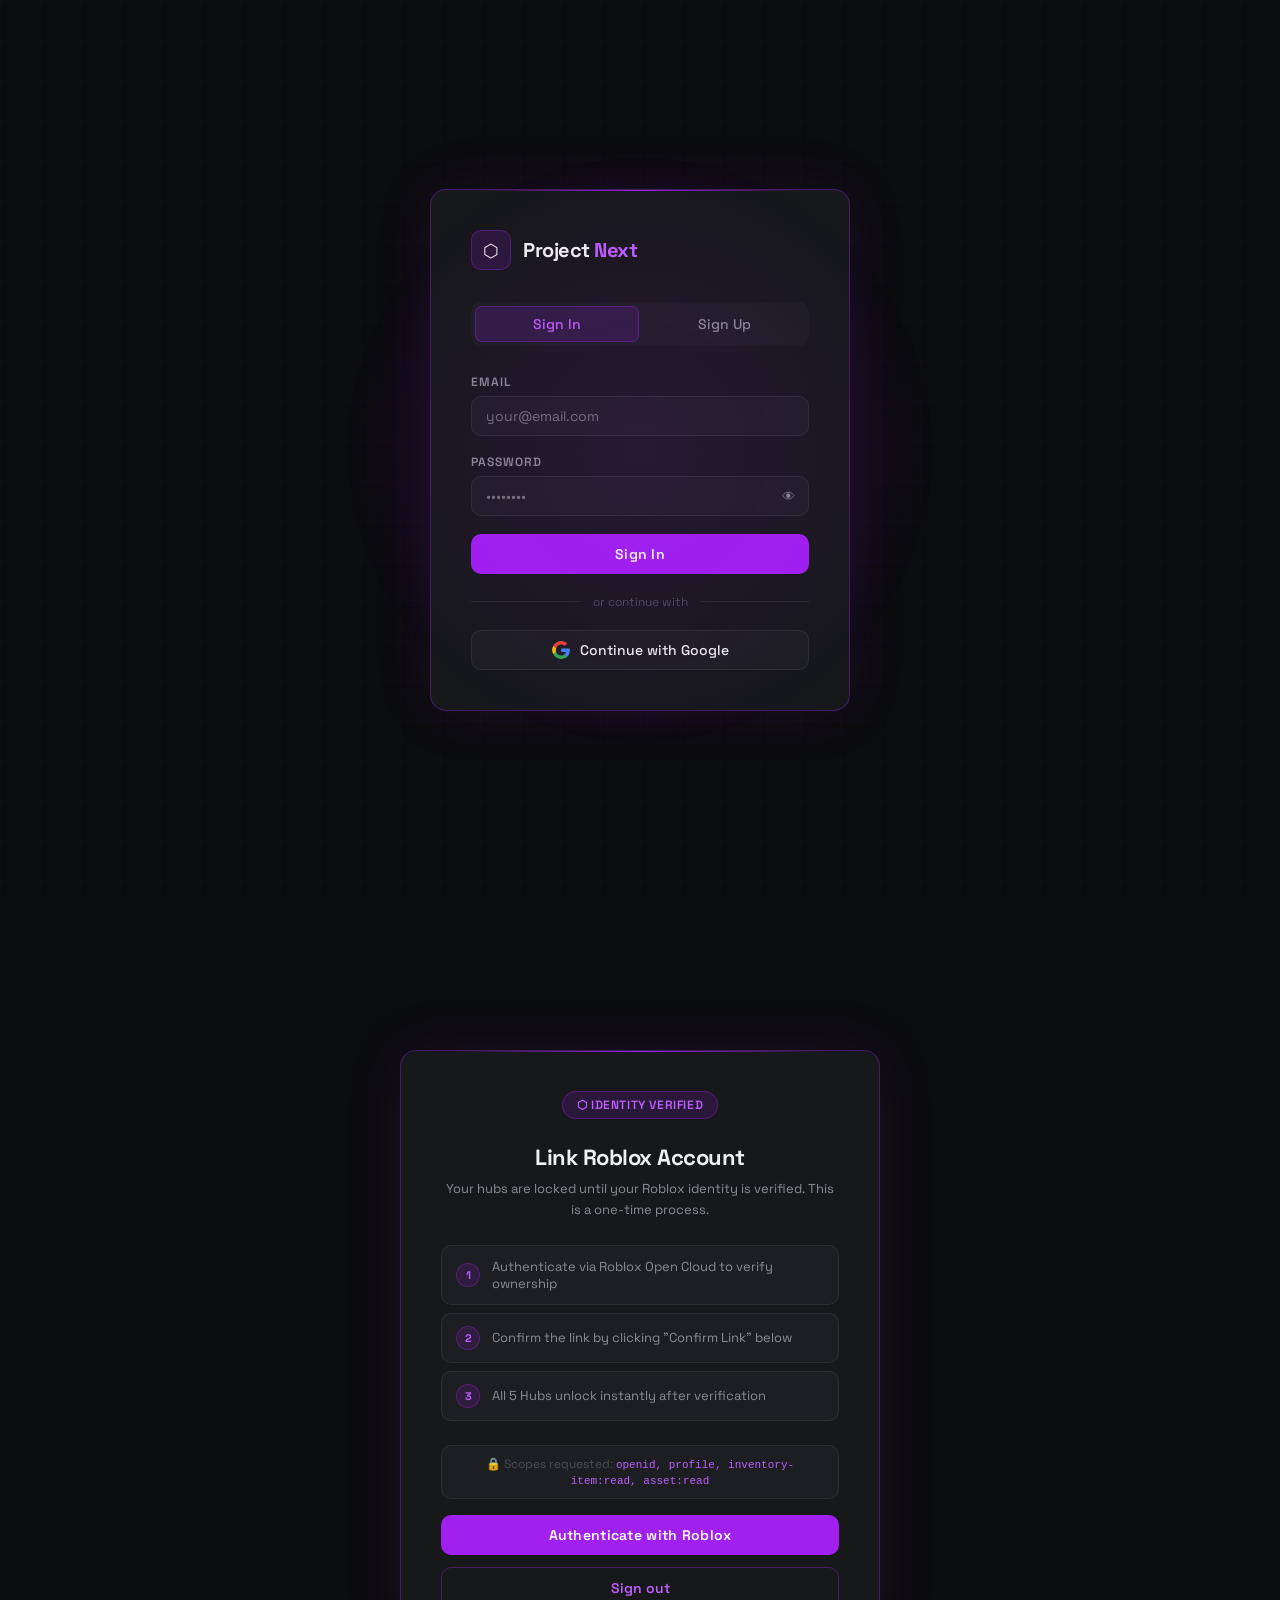
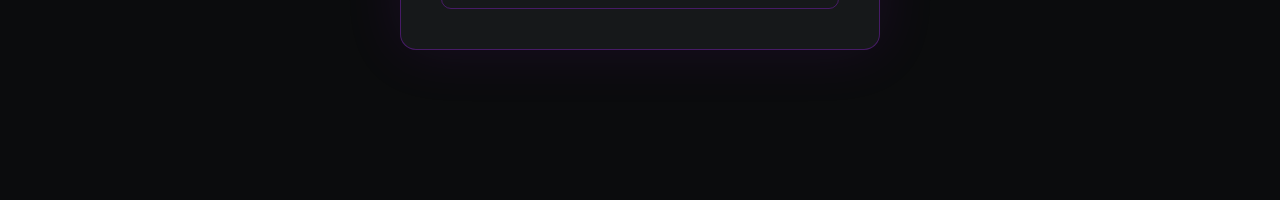
<file: project-next.html>
<!DOCTYPE html>
<html lang="en">
<head>
<meta charset="UTF-8"/>
<meta name="viewport" content="width=device-width, initial-scale=1.0"/>
<title>Project Next</title>
<link rel="preconnect" href="https://fonts.googleapis.com"/>
<link href="https://fonts.googleapis.com/css2?family=Space+Grotesk:wght@300;400;500;600;700&family=JetBrains+Mono:wght@400;500&display=swap" rel="stylesheet"/>
<style>
  :root {
    --bg-base: #0B0C0D;
    --bg-surface: #16181A;
    --bg-card: #1C1E21;
    --bg-elevated: #222527;
    --accent: #A020F0;
    --accent-dim: rgba(160,32,240,0.15);
    --accent-glow: rgba(160,32,240,0.4);
    --accent-bright: #BF5FFF;
    --text-primary: #F0F0F2;
    --text-secondary: #8A8D94;
    --text-muted: #4A4D54;
    --border: rgba(255,255,255,0.07);
    --border-accent: rgba(160,32,240,0.35);
    --danger: #FF4560;
    --warning: #FFA040;
    --success: #00D67B;
    --font: 'Space Grotesk', sans-serif;
    --mono: 'JetBrains Mono', monospace;
    --radius: 10px;
    --radius-lg: 16px;
    --transition: 0.22s cubic-bezier(0.4,0,0.2,1);
  }

  * { box-sizing: border-box; margin: 0; padding: 0; }

  body {
    font-family: var(--font);
    background: var(--bg-base);
    color: var(--text-primary);
    min-height: 100vh;
    overflow-x: hidden;
  }

  /* ── GRID NOISE ── */
  body::before {
    content: '';
    position: fixed;
    inset: 0;
    background-image:
      linear-gradient(rgba(160,32,240,0.03) 1px, transparent 1px),
      linear-gradient(90deg, rgba(160,32,240,0.03) 1px, transparent 1px);
    background-size: 40px 40px;
    pointer-events: none;
    z-index: 0;
  }

  /* ── SCREENS ── */
  .screen { display: none; position: relative; z-index: 1; }
  .screen.active { display: block; }

  /* ━━━━━━━━━━━━━━━━━━━━━━━━━━━━━━
     AUTH SCREEN
  ━━━━━━━━━━━━━━━━━━━━━━━━━━━━━━ */
  #auth-screen {
    min-height: 100vh;
    display: flex;
    align-items: center;
    justify-content: center;
    padding: 2rem;
  }
  #auth-screen.active { display: flex; }

  .auth-orb {
    position: fixed;
    width: 600px; height: 600px;
    background: radial-gradient(circle, rgba(160,32,240,0.12) 0%, transparent 70%);
    border-radius: 50%;
    top: 50%; left: 50%;
    transform: translate(-50%,-50%);
    pointer-events: none;
    animation: orb-pulse 6s ease-in-out infinite;
  }
  @keyframes orb-pulse {
    0%,100% { transform: translate(-50%,-50%) scale(1); opacity: 1; }
    50% { transform: translate(-50%,-50%) scale(1.1); opacity: 0.7; }
  }

  .auth-card {
    background: var(--bg-surface);
    border: 1px solid var(--border-accent);
    border-radius: var(--radius-lg);
    padding: 2.5rem;
    width: 100%;
    max-width: 420px;
    position: relative;
    box-shadow: 0 0 60px rgba(160,32,240,0.1);
  }
  .auth-card::before {
    content: '';
    position: absolute;
    top: 0; left: 10%; right: 10%;
    height: 1px;
    background: linear-gradient(90deg, transparent, var(--accent), transparent);
  }

  .auth-logo {
    display: flex;
    align-items: center;
    gap: 12px;
    margin-bottom: 2rem;
  }
  .auth-logo-icon {
    width: 40px; height: 40px;
    background: var(--accent-dim);
    border: 1px solid var(--border-accent);
    border-radius: 10px;
    display: flex;
    align-items: center;
    justify-content: center;
    font-size: 18px;
  }
  .auth-logo-text {
    font-size: 20px;
    font-weight: 700;
    letter-spacing: -0.5px;
  }
  .auth-logo-text span { color: var(--accent-bright); }

  .auth-tabs {
    display: flex;
    background: var(--bg-card);
    border-radius: var(--radius);
    padding: 4px;
    margin-bottom: 1.75rem;
    gap: 4px;
  }
  .auth-tab {
    flex: 1;
    padding: 8px;
    border: none;
    background: transparent;
    color: var(--text-secondary);
    font-family: var(--font);
    font-size: 14px;
    font-weight: 500;
    border-radius: 7px;
    cursor: pointer;
    transition: var(--transition);
  }
  .auth-tab.active {
    background: var(--accent-dim);
    color: var(--accent-bright);
    border: 1px solid var(--border-accent);
  }

  .auth-panel { display: none; }
  .auth-panel.active { display: block; }

  .form-group { margin-bottom: 1.1rem; }
  .form-label {
    display: block;
    font-size: 12px;
    font-weight: 600;
    color: var(--text-secondary);
    letter-spacing: 0.08em;
    text-transform: uppercase;
    margin-bottom: 6px;
  }
  .form-input-wrap { position: relative; }
  .form-input {
    width: 100%;
    background: var(--bg-card);
    border: 1px solid var(--border);
    border-radius: var(--radius);
    padding: 10px 14px;
    color: var(--text-primary);
    font-family: var(--font);
    font-size: 14px;
    outline: none;
    transition: var(--transition);
  }
  .form-input:focus {
    border-color: var(--border-accent);
    box-shadow: 0 0 0 3px rgba(160,32,240,0.12);
  }
  .form-input.has-icon { padding-right: 42px; }

  .input-icon-btn {
    position: absolute;
    right: 10px; top: 50%;
    transform: translateY(-50%);
    background: none;
    border: none;
    color: var(--text-secondary);
    cursor: pointer;
    padding: 4px;
    display: flex;
    align-items: center;
    transition: color 0.15s;
  }
  .input-icon-btn:hover { color: var(--accent-bright); }

  /* Password Strength Meter */
  .strength-bar-wrap {
    height: 3px;
    background: var(--bg-elevated);
    border-radius: 99px;
    margin-top: 8px;
    overflow: hidden;
  }
  .strength-bar {
    height: 100%;
    border-radius: 99px;
    width: 0%;
    transition: width 0.4s ease, background 0.4s ease;
  }
  .strength-label {
    font-size: 11px;
    color: var(--text-muted);
    margin-top: 4px;
    text-align: right;
    transition: color 0.3s;
  }

  .btn-primary {
    width: 100%;
    padding: 11px;
    background: var(--accent);
    border: none;
    border-radius: var(--radius);
    color: #fff;
    font-family: var(--font);
    font-size: 14px;
    font-weight: 600;
    cursor: pointer;
    letter-spacing: 0.02em;
    transition: var(--transition);
    position: relative;
    overflow: hidden;
  }
  .btn-primary::before {
    content: '';
    position: absolute;
    inset: 0;
    background: linear-gradient(135deg, rgba(255,255,255,0.1), transparent);
    opacity: 0;
    transition: opacity 0.2s;
  }
  .btn-primary:hover::before { opacity: 1; }
  .btn-primary:hover { box-shadow: 0 4px 24px rgba(160,32,240,0.45); transform: translateY(-1px); }
  .btn-primary:active { transform: translateY(0); }
  .btn-primary:disabled { opacity: 0.5; cursor: not-allowed; }

  .divider {
    display: flex;
    align-items: center;
    gap: 12px;
    margin: 1.25rem 0;
    color: var(--text-muted);
    font-size: 12px;
  }
  .divider::before, .divider::after {
    content: '';
    flex: 1;
    height: 1px;
    background: var(--border);
  }

  .btn-google {
    width: 100%;
    padding: 10px;
    background: var(--bg-card);
    border: 1px solid var(--border);
    border-radius: var(--radius);
    color: var(--text-primary);
    font-family: var(--font);
    font-size: 14px;
    font-weight: 500;
    cursor: pointer;
    display: flex;
    align-items: center;
    justify-content: center;
    gap: 10px;
    transition: var(--transition);
  }
  .btn-google:hover {
    border-color: rgba(255,255,255,0.2);
    background: var(--bg-elevated);
  }

  /* Profile Not Found */
  .profile-not-found {
    text-align: center;
    padding: 1rem 0;
  }
  .pnf-icon {
    width: 64px; height: 64px;
    background: rgba(255,69,96,0.12);
    border: 1px solid rgba(255,69,96,0.3);
    border-radius: 50%;
    display: flex;
    align-items: center;
    justify-content: center;
    margin: 0 auto 1rem;
    font-size: 26px;
  }

  /* ━━━━━━━━━━━━━━━━━━━━━━━━━━━━━━
     LINK ROBLOX SCREEN
  ━━━━━━━━━━━━━━━━━━━━━━━━━━━━━━ */
  #link-screen {
    min-height: 100vh;
    display: flex;
    align-items: center;
    justify-content: center;
    padding: 2rem;
  }
  #link-screen.active { display: flex; }

  .link-card {
    background: var(--bg-surface);
    border: 1px solid var(--border-accent);
    border-radius: var(--radius-lg);
    padding: 2.5rem;
    width: 100%;
    max-width: 480px;
    text-align: center;
    box-shadow: 0 0 60px rgba(160,32,240,0.1);
    position: relative;
  }
  .link-card::before {
    content: '';
    position: absolute;
    top: 0; left: 10%; right: 10%;
    height: 1px;
    background: linear-gradient(90deg, transparent, var(--accent), transparent);
  }

  .security-alert {
    background: var(--accent-dim);
    border: 1px solid var(--border-accent);
    border-radius: var(--radius);
    padding: 14px 16px;
    margin-bottom: 1.5rem;
    display: flex;
    align-items: flex-start;
    gap: 12px;
    text-align: left;
  }
  .security-alert-icon { font-size: 18px; flex-shrink: 0; margin-top: 1px; }
  .security-alert-text { font-size: 13px; color: var(--accent-bright); line-height: 1.5; }

  .link-badge {
    display: inline-flex;
    align-items: center;
    gap: 8px;
    background: var(--accent-dim);
    border: 1px solid var(--border-accent);
    border-radius: 99px;
    padding: 5px 14px;
    font-size: 12px;
    font-weight: 600;
    color: var(--accent-bright);
    letter-spacing: 0.05em;
    text-transform: uppercase;
    margin-bottom: 1.5rem;
  }

  .link-steps {
    display: grid;
    gap: 8px;
    margin: 1.5rem 0;
    text-align: left;
  }
  .link-step {
    display: flex;
    align-items: center;
    gap: 12px;
    padding: 12px 14px;
    background: var(--bg-card);
    border: 1px solid var(--border);
    border-radius: var(--radius);
    font-size: 13px;
    color: var(--text-secondary);
  }
  .link-step-num {
    width: 24px; height: 24px;
    background: var(--accent-dim);
    border: 1px solid var(--border-accent);
    border-radius: 50%;
    display: flex;
    align-items: center;
    justify-content: center;
    font-size: 11px;
    font-weight: 700;
    color: var(--accent-bright);
    flex-shrink: 0;
  }

  .btn-outline {
    width: 100%;
    padding: 11px;
    background: transparent;
    border: 1px solid var(--border-accent);
    border-radius: var(--radius);
    color: var(--accent-bright);
    font-family: var(--font);
    font-size: 14px;
    font-weight: 600;
    cursor: pointer;
    transition: var(--transition);
    margin-top: 12px;
  }
  .btn-outline:hover { background: var(--accent-dim); }

  .link-confirm-btn {
    width: 100%;
    padding: 11px;
    background: var(--bg-card);
    border: 1px solid rgba(0,214,123,0.35);
    border-radius: var(--radius);
    color: var(--success);
    font-family: var(--font);
    font-size: 14px;
    font-weight: 600;
    cursor: pointer;
    transition: var(--transition);
    margin-top: 8px;
    display: none;
  }
  .link-confirm-btn.visible {
    display: block;
    animation: slide-in 0.3s ease;
  }
  .link-confirm-btn:hover { background: rgba(0,214,123,0.08); }

  @keyframes slide-in {
    from { opacity: 0; transform: translateY(8px); }
    to { opacity: 1; transform: translateY(0); }
  }

  /* ━━━━━━━━━━━━━━━━━━━━━━━━━━━━━━
     MAIN APP
  ━━━━━━━━━━━━━━━━━━━━━━━━━━━━━━ */
  #app-screen { min-height: 100vh; }
  #app-screen.active { display: flex; flex-direction: column; }

  /* TOPBAR */
  .topbar {
    height: 58px;
    background: rgba(22,24,26,0.85);
    backdrop-filter: blur(10px);
    border-bottom: 1px solid var(--border);
    display: flex;
    align-items: center;
    justify-content: space-between;
    padding: 0 1.5rem;
    position: sticky;
    top: 0;
    z-index: 100;
  }
  .topbar-logo {
    display: flex;
    align-items: center;
    gap: 10px;
    font-size: 16px;
    font-weight: 700;
    letter-spacing: -0.3px;
  }
  .topbar-logo span { color: var(--accent-bright); }
  .topbar-logo-icon {
    width: 30px; height: 30px;
    background: var(--accent-dim);
    border: 1px solid var(--border-accent);
    border-radius: 8px;
    display: flex;
    align-items: center;
    justify-content: center;
    font-size: 14px;
  }

  .topbar-right { display: flex; align-items: center; gap: 12px; }

  .user-chip {
    display: flex;
    align-items: center;
    gap: 8px;
    background: var(--bg-card);
    border: 1px solid var(--border);
    border-radius: 99px;
    padding: 5px 12px 5px 6px;
    font-size: 13px;
    font-weight: 500;
    cursor: pointer;
    transition: var(--transition);
  }
  .user-chip:hover { border-color: var(--border-accent); }
  .user-avatar {
    width: 26px; height: 26px;
    border-radius: 50%;
    background: var(--accent);
    display: flex;
    align-items: center;
    justify-content: center;
    font-size: 11px;
    font-weight: 700;
  }

  .status-pill {
    display: flex;
    align-items: center;
    gap: 6px;
    background: rgba(0,214,123,0.08);
    border: 1px solid rgba(0,214,123,0.25);
    border-radius: 99px;
    padding: 4px 10px;
    font-size: 11px;
    font-weight: 600;
    color: var(--success);
  }
  .status-dot {
    width: 6px; height: 6px;
    background: var(--success);
    border-radius: 50%;
    animation: pulse-dot 2s infinite;
  }
  @keyframes pulse-dot {
    0%,100% { opacity: 1; }
    50% { opacity: 0.4; }
  }

  /* NAV HUBS */
  .hub-nav {
    background: var(--bg-surface);
    border-bottom: 1px solid var(--border);
    padding: 0 1.5rem;
    display: flex;
    gap: 0;
    overflow-x: auto;
    scrollbar-width: none;
  }
  .hub-nav::-webkit-scrollbar { display: none; }

  .hub-btn {
    display: flex;
    align-items: center;
    gap: 8px;
    padding: 14px 18px;
    border: none;
    background: transparent;
    color: var(--text-secondary);
    font-family: var(--font);
    font-size: 13px;
    font-weight: 500;
    cursor: pointer;
    border-bottom: 2px solid transparent;
    white-space: nowrap;
    transition: var(--transition);
    position: relative;
  }
  .hub-btn:hover { color: var(--text-primary); }
  .hub-btn.active {
    color: var(--accent-bright);
    border-bottom-color: var(--accent);
  }
  .hub-num {
    font-size: 10px;
    font-family: var(--mono);
    background: var(--bg-card);
    border: 1px solid var(--border);
    border-radius: 4px;
    padding: 1px 5px;
    color: var(--text-muted);
  }
  .hub-btn.active .hub-num {
    background: var(--accent-dim);
    border-color: var(--border-accent);
    color: var(--accent-bright);
  }

  /* MAIN CONTENT */
  .main-content { flex: 1; padding: 2rem 1.5rem; max-width: 1100px; width: 100%; margin: 0 auto; }

  .hub-panel { display: none; }
  .hub-panel.active { display: block; animation: fade-up 0.3s ease; }
  @keyframes fade-up {
    from { opacity: 0; transform: translateY(10px); }
    to { opacity: 1; transform: translateY(0); }
  }

  .hub-header { margin-bottom: 1.75rem; }
  .hub-title {
    font-size: 22px;
    font-weight: 700;
    letter-spacing: -0.5px;
    margin-bottom: 4px;
  }
  .hub-title span { color: var(--accent-bright); }
  .hub-subtitle { font-size: 13px; color: var(--text-secondary); }

  /* TOOL CARDS */
  .tools-grid {
    display: grid;
    grid-template-columns: repeat(auto-fit, minmax(320px, 1fr));
    gap: 1rem;
  }

  .tool-card {
    background: var(--bg-surface);
    border: 1px solid var(--border);
    border-radius: var(--radius-lg);
    padding: 1.5rem;
    transition: var(--transition);
    position: relative;
    overflow: hidden;
  }
  .tool-card::before {
    content: '';
    position: absolute;
    top: 0; left: 0; right: 0;
    height: 1px;
    background: linear-gradient(90deg, transparent, rgba(160,32,240,0.3), transparent);
    opacity: 0;
    transition: opacity 0.3s;
  }
  .tool-card:hover { border-color: var(--border-accent); }
  .tool-card:hover::before { opacity: 1; }

  .tool-card-header {
    display: flex;
    align-items: center;
    justify-content: space-between;
    margin-bottom: 1rem;
  }
  .tool-icon {
    width: 38px; height: 38px;
    background: var(--accent-dim);
    border: 1px solid var(--border-accent);
    border-radius: 9px;
    display: flex;
    align-items: center;
    justify-content: center;
    font-size: 17px;
  }
  .tool-badge {
    font-size: 10px;
    font-family: var(--mono);
    font-weight: 600;
    letter-spacing: 0.06em;
    text-transform: uppercase;
    padding: 3px 8px;
    border-radius: 4px;
    background: var(--bg-card);
    border: 1px solid var(--border);
    color: var(--text-muted);
  }
  .tool-badge.live {
    background: rgba(0,214,123,0.08);
    border-color: rgba(0,214,123,0.25);
    color: var(--success);
  }

  .tool-title {
    font-size: 15px;
    font-weight: 700;
    margin-bottom: 4px;
    letter-spacing: -0.2px;
  }
  .tool-desc { font-size: 12px; color: var(--text-secondary); line-height: 1.5; margin-bottom: 1.25rem; }

  /* INPUTS */
  .pn-input {
    width: 100%;
    background: var(--bg-card);
    border: 1px solid var(--border);
    border-radius: var(--radius);
    padding: 9px 12px;
    color: var(--text-primary);
    font-family: var(--font);
    font-size: 13px;
    outline: none;
    transition: var(--transition);
    margin-bottom: 8px;
  }
  .pn-input:focus { border-color: var(--border-accent); box-shadow: 0 0 0 3px var(--accent-dim); }
  .pn-input::placeholder { color: var(--text-muted); }

  .pn-btn {
    padding: 8px 16px;
    background: var(--accent-dim);
    border: 1px solid var(--border-accent);
    border-radius: var(--radius);
    color: var(--accent-bright);
    font-family: var(--font);
    font-size: 12px;
    font-weight: 600;
    cursor: pointer;
    transition: var(--transition);
    white-space: nowrap;
  }
  .pn-btn:hover { background: rgba(160,32,240,0.25); }

  .pn-btn-full {
    width: 100%;
    padding: 9px;
    background: var(--accent-dim);
    border: 1px solid var(--border-accent);
    border-radius: var(--radius);
    color: var(--accent-bright);
    font-family: var(--font);
    font-size: 13px;
    font-weight: 600;
    cursor: pointer;
    transition: var(--transition);
  }
  .pn-btn-full:hover { background: rgba(160,32,240,0.3); }

  /* RESULTS */
  .result-box {
    background: var(--bg-card);
    border: 1px solid var(--border);
    border-radius: var(--radius);
    padding: 12px 14px;
    margin-top: 10px;
    font-size: 12px;
    font-family: var(--mono);
    color: var(--text-secondary);
    display: none;
    line-height: 1.7;
  }
  .result-box.visible { display: block; animation: slide-in 0.25s ease; }

  .result-row {
    display: flex;
    justify-content: space-between;
    align-items: center;
    padding: 6px 0;
    border-bottom: 1px solid var(--border);
    font-size: 12px;
  }
  .result-row:last-child { border-bottom: none; }
  .result-label { color: var(--text-secondary); font-family: var(--mono); }
  .result-val { color: var(--accent-bright); font-weight: 600; font-family: var(--mono); }
  .result-val.pending { color: var(--text-muted); font-style: italic; }

  /* BEAUTIFUL TABLE */
  .table-wrap {
    width: 100%;
    overflow-x: auto;
    border-radius: var(--radius);
    border: 1px solid var(--border);
    margin-top: 10px;
  }
  .pn-table {
    width: 100%;
    border-collapse: collapse;
    font-size: 12px;
    font-family: var(--mono);
  }
  .pn-table th {
    background: var(--bg-elevated);
    padding: 10px 14px;
    text-align: left;
    font-size: 10px;
    font-weight: 700;
    letter-spacing: 0.1em;
    text-transform: uppercase;
    color: var(--text-muted);
    border-bottom: 1px solid var(--border);
    white-space: nowrap;
  }
  .pn-table td {
    padding: 10px 14px;
    border-bottom: 1px solid var(--border);
    color: var(--text-secondary);
    white-space: nowrap;
  }
  .pn-table tr:last-child td { border-bottom: none; }
  .pn-table tr:hover td { background: var(--bg-card); }
  .pn-table .td-name { color: var(--text-primary); font-weight: 500; }
  .pn-table .td-val { color: var(--accent-bright); }
  .pn-table .td-pending { color: var(--text-muted); font-style: italic; }
  .pn-table .td-accent { color: var(--success); }

  /* HEALTH BARS */
  .security-checks { display: grid; gap: 10px; margin-top: 10px; }
  .sec-check {
    display: flex;
    align-items: center;
    gap: 12px;
    padding: 12px 14px;
    background: var(--bg-card);
    border: 1px solid var(--border);
    border-radius: var(--radius);
    cursor: pointer;
    transition: var(--transition);
  }
  .sec-check:hover { border-color: var(--border-accent); }
  .sec-check-icon { font-size: 18px; }
  .sec-check-info { flex: 1; }
  .sec-check-name { font-size: 13px; font-weight: 600; margin-bottom: 2px; }
  .sec-check-desc { font-size: 11px; color: var(--text-secondary); }
  .sec-status {
    font-size: 10px;
    font-weight: 700;
    padding: 3px 8px;
    border-radius: 4px;
    text-transform: uppercase;
    letter-spacing: 0.06em;
  }
  .sec-status.ok { background: rgba(0,214,123,0.1); color: var(--success); border: 1px solid rgba(0,214,123,0.25); }
  .sec-status.warn { background: rgba(255,160,64,0.1); color: var(--warning); border: 1px solid rgba(255,160,64,0.25); }
  .sec-status.danger { background: rgba(255,69,96,0.1); color: var(--danger); border: 1px solid rgba(255,69,96,0.25); }
  .sec-status.pending { background: var(--bg-elevated); color: var(--text-muted); border: 1px solid var(--border); }

  /* OVERALL HEALTH BAR */
  .health-bar-wrap {
    margin-bottom: 1rem;
  }
  .health-bar-track {
    height: 6px;
    background: var(--bg-elevated);
    border-radius: 99px;
    overflow: hidden;
    margin-top: 6px;
  }
  .health-bar-fill {
    height: 100%;
    border-radius: 99px;
    background: var(--accent);
    transition: width 1s ease;
  }
  .health-label-row {
    display: flex;
    justify-content: space-between;
    font-size: 12px;
    color: var(--text-secondary);
  }

  /* PRIVACY AUDIT */
  .privacy-items { display: grid; gap: 8px; margin-top: 10px; }
  .privacy-item {
    display: flex;
    align-items: center;
    justify-content: space-between;
    padding: 10px 14px;
    background: var(--bg-card);
    border: 1px solid var(--border);
    border-radius: var(--radius);
    font-size: 13px;
  }
  .privacy-perm {
    font-size: 11px;
    padding: 3px 9px;
    border-radius: 4px;
    font-weight: 600;
  }
  .perm-public { background: rgba(255,69,96,0.1); color: var(--danger); border: 1px solid rgba(255,69,96,0.25); }
  .perm-friends { background: rgba(255,160,64,0.1); color: var(--warning); border: 1px solid rgba(255,160,64,0.25); }
  .perm-private { background: rgba(0,214,123,0.1); color: var(--success); border: 1px solid rgba(0,214,123,0.25); }

  /* SESSION MAP */
  .map-placeholder {
    background: var(--bg-card);
    border: 1px solid var(--border);
    border-radius: var(--radius);
    padding: 20px;
    margin-top: 10px;
    min-height: 140px;
    display: flex;
    flex-direction: column;
    align-items: center;
    justify-content: center;
    gap: 8px;
    text-align: center;
  }
  .map-grid {
    display: grid;
    gap: 8px;
    margin-top: 10px;
  }
  .session-item {
    display: flex;
    align-items: center;
    gap: 12px;
    padding: 10px 14px;
    background: var(--bg-card);
    border: 1px solid var(--border);
    border-radius: var(--radius);
    font-size: 12px;
    font-family: var(--mono);
  }
  .session-dot {
    width: 8px; height: 8px;
    border-radius: 50%;
    flex-shrink: 0;
  }
  .session-dot.active { background: var(--success); box-shadow: 0 0 6px var(--success); }
  .session-dot.inactive { background: var(--text-muted); }
  .session-info { flex: 1; }
  .session-loc { color: var(--text-primary); font-weight: 500; margin-bottom: 2px; }
  .session-meta { color: var(--text-muted); font-size: 11px; }

  /* SETTINGS HUB */
  .settings-grid { display: grid; gap: 12px; }
  .setting-row {
    display: flex;
    align-items: center;
    justify-content: space-between;
    padding: 16px 18px;
    background: var(--bg-surface);
    border: 1px solid var(--border);
    border-radius: var(--radius-lg);
    transition: var(--transition);
  }
  .setting-row:hover { border-color: var(--border-accent); }
  .setting-info { flex: 1; margin-right: 1rem; }
  .setting-name { font-size: 14px; font-weight: 600; margin-bottom: 3px; }
  .setting-desc { font-size: 12px; color: var(--text-secondary); }

  /* TOGGLE */
  .toggle {
    position: relative;
    width: 42px;
    height: 24px;
    flex-shrink: 0;
  }
  .toggle input { opacity: 0; width: 0; height: 0; }
  .toggle-slider {
    position: absolute;
    inset: 0;
    background: var(--bg-elevated);
    border: 1px solid var(--border);
    border-radius: 99px;
    cursor: pointer;
    transition: 0.3s;
  }
  .toggle-slider::before {
    content: '';
    position: absolute;
    width: 16px; height: 16px;
    background: var(--text-muted);
    border-radius: 50%;
    top: 3px; left: 3px;
    transition: 0.3s;
  }
  .toggle input:checked + .toggle-slider { background: var(--accent-dim); border-color: var(--border-accent); }
  .toggle input:checked + .toggle-slider::before { transform: translateX(18px); background: var(--accent); }

  /* ACCENT PICKER */
  .accent-swatches { display: flex; gap: 8px; flex-wrap: wrap; margin-top: 8px; }
  .accent-swatch {
    width: 32px; height: 32px;
    border-radius: 8px;
    cursor: pointer;
    border: 2px solid transparent;
    transition: var(--transition);
    position: relative;
  }
  .accent-swatch:hover { transform: scale(1.1); }
  .accent-swatch.selected { border-color: #fff; }
  .accent-swatch.selected::after {
    content: '✓';
    position: absolute;
    inset: 0;
    display: flex;
    align-items: center;
    justify-content: center;
    font-size: 14px;
    font-weight: 700;
    color: #fff;
  }

  .custom-accent-row {
    display: flex;
    gap: 8px;
    align-items: center;
    margin-top: 12px;
  }
  .custom-accent-row input[type="color"] {
    width: 42px; height: 34px;
    border: 1px solid var(--border);
    border-radius: var(--radius);
    background: var(--bg-card);
    cursor: pointer;
    padding: 2px;
  }

  /* SCAN / PROGRESS */
  .scan-bar-wrap { margin-top: 10px; }
  .scan-bar-track {
    height: 4px;
    background: var(--bg-elevated);
    border-radius: 99px;
    overflow: hidden;
  }
  .scan-bar-fill {
    height: 100%;
    border-radius: 99px;
    background: var(--accent);
    width: 0%;
    transition: width 0.1s linear;
  }
  .scan-status {
    font-size: 11px;
    font-family: var(--mono);
    color: var(--text-muted);
    margin-top: 6px;
  }

  /* INVENTORY GRID */
  .inventory-grid {
    display: grid;
    grid-template-columns: repeat(auto-fill, minmax(70px, 1fr));
    gap: 8px;
    margin-top: 10px;
    max-height: 220px;
    overflow-y: auto;
    scrollbar-width: thin;
    scrollbar-color: var(--border-accent) transparent;
  }
  .inv-item {
    background: var(--bg-card);
    border: 1px solid var(--border);
    border-radius: var(--radius);
    padding: 8px 4px;
    text-align: center;
    font-size: 10px;
    color: var(--text-secondary);
    cursor: pointer;
    transition: var(--transition);
  }
  .inv-item:hover { border-color: var(--border-accent); color: var(--accent-bright); }
  .inv-item-icon { font-size: 22px; margin-bottom: 4px; display: block; }

  /* LOADING STATE */
  .loading-dots {
    display: inline-flex;
    gap: 4px;
    align-items: center;
  }
  .loading-dots span {
    width: 4px; height: 4px;
    background: var(--accent);
    border-radius: 50%;
    animation: blink 1.2s infinite;
  }
  .loading-dots span:nth-child(2) { animation-delay: 0.2s; }
  .loading-dots span:nth-child(3) { animation-delay: 0.4s; }
  @keyframes blink {
    0%,80%,100% { opacity: 0.2; }
    40% { opacity: 1; }
  }

  /* TOAST */
  #toast-container {
    position: fixed;
    bottom: 24px;
    right: 24px;
    z-index: 9999;
    display: flex;
    flex-direction: column;
    gap: 10px;
  }
  .toast {
    background: var(--bg-surface);
    border: 1px solid var(--border-accent);
    border-radius: var(--radius);
    padding: 12px 18px;
    font-size: 13px;
    max-width: 320px;
    box-shadow: 0 8px 32px rgba(0,0,0,0.5);
    animation: toast-in 0.3s ease;
    display: flex;
    align-items: center;
    gap: 10px;
  }
  .toast.success { border-color: rgba(0,214,123,0.4); }
  .toast.danger { border-color: rgba(255,69,96,0.4); }
  @keyframes toast-in {
    from { opacity: 0; transform: translateX(20px); }
    to { opacity: 1; transform: translateX(0); }
  }

  /* MODAL */
  .modal-overlay {
    position: fixed;
    inset: 0;
    background: rgba(0,0,0,0.7);
    backdrop-filter: blur(6px);
    z-index: 500;
    display: flex;
    align-items: center;
    justify-content: center;
    padding: 2rem;
    display: none;
  }
  .modal-overlay.open { display: flex; animation: fade-in 0.2s ease; }
  @keyframes fade-in { from { opacity: 0; } to { opacity: 1; } }
  .modal-card {
    background: var(--bg-surface);
    border: 1px solid var(--border-accent);
    border-radius: var(--radius-lg);
    padding: 2rem;
    max-width: 440px;
    width: 100%;
    box-shadow: 0 0 60px rgba(160,32,240,0.15);
    position: relative;
  }
  .modal-card::before {
    content: '';
    position: absolute;
    top: 0; left: 10%; right: 10%;
    height: 1px;
    background: linear-gradient(90deg, transparent, var(--accent), transparent);
  }
  .modal-title { font-size: 17px; font-weight: 700; margin-bottom: 8px; }
  .modal-body { font-size: 13px; color: var(--text-secondary); line-height: 1.6; margin-bottom: 1.25rem; }
  .modal-actions { display: flex; gap: 8px; }
  .modal-btn {
    flex: 1;
    padding: 9px;
    border-radius: var(--radius);
    font-family: var(--font);
    font-size: 13px;
    font-weight: 600;
    cursor: pointer;
    transition: var(--transition);
  }
  .modal-btn.cancel {
    background: var(--bg-card);
    border: 1px solid var(--border);
    color: var(--text-secondary);
  }
  .modal-btn.confirm {
    background: var(--accent);
    border: none;
    color: #fff;
  }
  .modal-btn.confirm:hover { box-shadow: 0 4px 20px rgba(160,32,240,0.4); }

  /* SIGN-OUT AREA */
  .signout-area {
    padding: 6px 8px;
    background: transparent;
    border: 1px solid var(--border);
    border-radius: var(--radius);
    color: var(--text-secondary);
    font-family: var(--font);
    font-size: 12px;
    cursor: pointer;
    transition: var(--transition);
    white-space: nowrap;
  }
  .signout-area:hover { border-color: rgba(255,69,96,0.4); color: var(--danger); }

  /* INPUT ROW */
  .input-row { display: flex; gap: 8px; align-items: flex-start; }
  .input-row .pn-input { margin-bottom: 0; }

  /* TAGS */
  .tag-cloud { display: flex; flex-wrap: wrap; gap: 6px; margin-top: 8px; }
  .tag {
    padding: 4px 10px;
    border-radius: 4px;
    font-size: 11px;
    font-family: var(--mono);
    background: var(--bg-card);
    border: 1px solid var(--border);
    color: var(--text-secondary);
  }
  .tag.purple { background: var(--accent-dim); border-color: var(--border-accent); color: var(--accent-bright); }

  /* INLINE HELP */
  .inline-note {
    font-size: 11px;
    color: var(--text-muted);
    margin-top: 6px;
    display: flex;
    align-items: center;
    gap: 5px;
  }

  /* RESPONSIVE */
  @media (max-width: 600px) {
    .tools-grid { grid-template-columns: 1fr; }
    .topbar { padding: 0 1rem; }
    .main-content { padding: 1.25rem 1rem; }
    .hub-nav { padding: 0 0.5rem; }
    .hub-btn { padding: 12px 12px; font-size: 12px; }
    .auth-card { padding: 1.75rem; }
  }
</style>
</head>
<body>

<!-- ═══════════════════════════════════════════
     AUTH SCREEN
═══════════════════════════════════════════ -->
<div id="auth-screen" class="screen active">
  <div class="auth-orb"></div>
  <div class="auth-card">
    <div class="auth-logo">
      <div class="auth-logo-icon">⬡</div>
      <div class="auth-logo-text">Project <span>Next</span></div>
    </div>

    <!-- TABS -->
    <div class="auth-tabs">
      <button class="auth-tab active" onclick="switchAuthTab('signin')">Sign In</button>
      <button class="auth-tab" onclick="switchAuthTab('signup')">Sign Up</button>
    </div>

    <!-- SIGN IN PANEL -->
    <div id="panel-signin" class="auth-panel active">
      <div class="form-group">
        <label class="form-label">Email</label>
        <input type="email" class="form-input" id="si-email" placeholder="your@email.com"/>
      </div>
      <div class="form-group">
        <label class="form-label">Password</label>
        <div class="form-input-wrap">
          <input type="password" class="form-input has-icon" id="si-pass" placeholder="••••••••"/>
          <button class="input-icon-btn" onclick="togglePw('si-pass',this)" type="button">👁</button>
        </div>
      </div>
      <button class="btn-primary" onclick="handleSignIn()">Sign In</button>
      <div class="divider">or continue with</div>
      <button class="btn-google" onclick="handleGoogleOAuth()">
        <svg width="18" height="18" viewBox="0 0 24 24"><path fill="#4285F4" d="M23.745 12.27c0-.79-.07-1.54-.19-2.27h-11.3v4.51h6.47c-.29 1.48-1.14 2.73-2.4 3.58v3h3.86c2.26-2.09 3.56-5.17 3.56-8.82z"/><path fill="#34A853" d="M12.255 24c3.24 0 5.95-1.08 7.93-2.91l-3.86-3c-1.08.72-2.45 1.16-4.07 1.16-3.13 0-5.78-2.11-6.73-4.96h-3.98v3.09C3.515 21.3 7.615 24 12.255 24z"/><path fill="#FBBC05" d="M5.525 14.29c-.25-.72-.38-1.49-.38-2.29s.14-1.57.38-2.29V6.62h-3.98a11.86 11.86 0 000 10.76l3.98-3.09z"/><path fill="#EA4335" d="M12.255 4.75c1.77 0 3.35.61 4.6 1.8l3.42-3.42C18.205 1.19 15.495 0 12.255 0c-4.64 0-8.74 2.7-10.71 6.62l3.98 3.09c.95-2.85 3.6-4.96 6.73-4.96z"/></svg>
        Continue with Google
      </button>
    </div>

    <!-- SIGN UP PANEL -->
    <div id="panel-signup" class="auth-panel">
      <div class="form-group">
        <label class="form-label">Display Name</label>
        <input type="text" class="form-input" id="su-name" placeholder="Your name"/>
      </div>
      <div class="form-group">
        <label class="form-label">Email</label>
        <input type="email" class="form-input" id="su-email" placeholder="your@email.com"/>
      </div>
      <div class="form-group">
        <label class="form-label">Password</label>
        <div class="form-input-wrap">
          <input type="password" class="form-input has-icon" id="su-pass" placeholder="••••••••" oninput="checkStrength(this.value)"/>
          <button class="input-icon-btn" onclick="togglePw('su-pass',this)" type="button">👁</button>
        </div>
        <div class="strength-bar-wrap"><div class="strength-bar" id="strength-bar"></div></div>
        <div class="strength-label" id="strength-label">Enter a password</div>
      </div>
      <button class="btn-primary" onclick="handleSignUp()">Create Account</button>
      <div class="divider">or continue with</div>
      <button class="btn-google" onclick="handleGoogleOAuth()">
        <svg width="18" height="18" viewBox="0 0 24 24"><path fill="#4285F4" d="M23.745 12.27c0-.79-.07-1.54-.19-2.27h-11.3v4.51h6.47c-.29 1.48-1.14 2.73-2.4 3.58v3h3.86c2.26-2.09 3.56-5.17 3.56-8.82z"/><path fill="#34A853" d="M12.255 24c3.24 0 5.95-1.08 7.93-2.91l-3.86-3c-1.08.72-2.45 1.16-4.07 1.16-3.13 0-5.78-2.11-6.73-4.96h-3.98v3.09C3.515 21.3 7.615 24 12.255 24z"/><path fill="#FBBC05" d="M5.525 14.29c-.25-.72-.38-1.49-.38-2.29s.14-1.57.38-2.29V6.62h-3.98a11.86 11.86 0 000 10.76l3.98-3.09z"/><path fill="#EA4335" d="M12.255 4.75c1.77 0 3.35.61 4.6 1.8l3.42-3.42C18.205 1.19 15.495 0 12.255 0c-4.64 0-8.74 2.7-10.71 6.62l3.98 3.09c.95-2.85 3.6-4.96 6.73-4.96z"/></svg>
        Continue with Google
      </button>
    </div>

    <!-- PROFILE NOT FOUND -->
    <div id="panel-notfound" class="auth-panel">
      <div class="profile-not-found">
        <div class="pnf-icon">⚠</div>
        <div style="font-size:17px;font-weight:700;margin-bottom:8px;">Profile Not Found</div>
        <div style="font-size:13px;color:var(--text-secondary);line-height:1.6;margin-bottom:1.5rem;">
          No account was found for this identity. If you're new, please create an account first.
        </div>
        <button class="btn-primary" onclick="switchAuthTab('signup')" style="margin-bottom:8px;">Create Account</button>
        <button class="btn-outline" onclick="switchAuthTab('signin')">Back to Sign In</button>
      </div>
    </div>
  </div>
</div>

<!-- ═══════════════════════════════════════════
     LINK ROBLOX SCREEN
═══════════════════════════════════════════ -->
<div id="link-screen" class="screen">
  <div class="auth-orb"></div>
  <div class="link-card">
    <div class="security-alert" id="purge-alert" style="display:none">
      <span class="security-alert-icon">🛡</span>
      <div class="security-alert-text">
        <strong>Security Purge Executed.</strong> All cached data from a previous session has been permanently deleted. Re-link your Roblox account to restore access.
      </div>
    </div>

    <div class="link-badge">⬡ Identity Verified</div>

    <div style="font-size:22px;font-weight:700;margin-bottom:8px;letter-spacing:-0.5px;">Link Roblox Account</div>
    <div style="font-size:13px;color:var(--text-secondary);line-height:1.6;margin-bottom:1.5rem;">
      Your hubs are locked until your Roblox identity is verified. This is a one-time process.
    </div>

    <div class="link-steps">
      <div class="link-step">
        <div class="link-step-num">1</div>
        <div>Authenticate via Roblox Open Cloud to verify ownership</div>
      </div>
      <div class="link-step">
        <div class="link-step-num">2</div>
        <div>Confirm the link by clicking "Confirm Link" below</div>
      </div>
      <div class="link-step">
        <div class="link-step-num">3</div>
        <div>All 5 Hubs unlock instantly after verification</div>
      </div>
    </div>

    <div style="font-size:12px;color:var(--text-muted);background:var(--bg-card);border:1px solid var(--border);border-radius:var(--radius);padding:10px 12px;margin-bottom:1rem;">
      🔒 Scopes requested: <code style="font-size:11px;color:var(--accent-bright);">openid, profile, inventory-item:read, asset:read</code>
    </div>

    <button class="btn-primary" onclick="handleRobloxOAuth()">Authenticate with Roblox</button>
    <button class="link-confirm-btn" id="confirm-link-btn" onclick="confirmRobloxLink()">✓ Confirm Link & Unlock Hubs</button>
    <button class="btn-outline" onclick="handleSignOut()">Sign out</button>
  </div>
</div>

<!-- ═══════════════════════════════════════════
     MAIN APP SCREEN
═══════════════════════════════════════════ -->
<div id="app-screen" class="screen">
  <!-- TOPBAR -->
  <div class="topbar">
    <div class="topbar-logo">
      <div class="topbar-logo-icon">⬡</div>
      Project <span style="color:var(--accent-bright)">Next</span>
    </div>
    <div class="topbar-right">
      <div class="status-pill" id="roblox-status-pill">
        <div class="status-dot"></div>
        <span id="roblox-status-text">Roblox Linked</span>
      </div>
      <div class="user-chip" id="user-chip">
        <div class="user-avatar" id="user-avatar-initials">?</div>
        <span id="user-display-name">User</span>
      </div>
      <button class="signout-area" onclick="showSignOutModal()">Sign Out</button>
    </div>
  </div>

  <!-- HUB NAV -->
  <nav class="hub-nav">
    <button class="hub-btn active" onclick="switchHub(0,this)">
      <span>👥</span> Social Commander
      <span class="hub-num">01</span>
    </button>
    <button class="hub-btn" onclick="switchHub(1,this)">
      <span>🗂</span> Asset Manager
      <span class="hub-num">02</span>
    </button>
    <button class="hub-btn" onclick="switchHub(2,this)">
      <span>🔍</span> Discovery
      <span class="hub-num">03</span>
    </button>
    <button class="hub-btn" onclick="switchHub(3,this)">
      <span>🛡</span> Account Defense
      <span class="hub-num">04</span>
    </button>
    <button class="hub-btn" onclick="switchHub(4,this)">
      <span>⚙</span> Settings
      <span class="hub-num">05</span>
    </button>
  </nav>

  <!-- CONTENT -->
  <div class="main-content">

    <!-- ━━━━━━━━━━━━━━ HUB 1: SOCIAL ━━━━━━━━━━━━━━ -->
    <div class="hub-panel active" id="hub-0">
      <div class="hub-header">
        <div class="hub-title">Social <span>Commander</span></div>
        <div class="hub-subtitle">Analyze your social graph and monitor friend activity</div>
      </div>
      <div class="tools-grid">

        <!-- Presence Monitor -->
        <div class="tool-card">
          <div class="tool-card-header">
            <div class="tool-icon">📡</div>
            <span class="tool-badge live">Live</span>
          </div>
          <div class="tool-title">Presence Monitor</div>
          <div class="tool-desc">Log and analyze when your friends are online. Visualize active time patterns across the day.</div>
          <div class="pn-input" style="display:flex;align-items:center;gap:8px;background:var(--bg-card);border:1px solid var(--border);border-radius:var(--radius);padding:9px 12px;font-size:13px;color:var(--text-secondary);margin-bottom:8px;">
            <span style="color:var(--text-muted);font-size:12px;font-family:var(--mono)">Monitoring</span>
            <div class="loading-dots" id="presence-dots" style="display:none"><span></span><span></span><span></span></div>
          </div>
          <button class="pn-btn-full" onclick="runPresenceMonitor()">Start Monitoring Session</button>
          <div class="result-box" id="presence-result">
            <div class="result-row"><span class="result-label">Friends scanned</span><span class="result-val" id="pr-count">Pending</span></div>
            <div class="result-row"><span class="result-label">Currently online</span><span class="result-val" id="pr-online">Pending</span></div>
            <div class="result-row"><span class="result-label">Peak hour (est.)</span><span class="result-val" id="pr-peak">Pending</span></div>
          </div>
        </div>

        <!-- Quick Unfriend Manager -->
        <div class="tool-card">
          <div class="tool-card-header">
            <div class="tool-icon">✂</div>
            <span class="tool-badge">Manager</span>
          </div>
          <div class="tool-title">Quick Unfriend Manager</div>
          <div class="tool-desc">Bulk-review and remove inactive friends. Filter by inactivity threshold.</div>
          <select class="pn-input" id="unfriend-filter" style="cursor:pointer;">
            <option value="">Select inactivity threshold</option>
            <option value="30">Inactive 30+ days</option>
            <option value="90">Inactive 90+ days</option>
            <option value="180">Inactive 180+ days</option>
            <option value="365">Inactive 1+ year</option>
          </select>
          <button class="pn-btn-full" onclick="runUnfriendScan()">Scan Friend List</button>
          <div class="result-box" id="unfriend-result">
            <div class="result-row"><span class="result-label">Total friends</span><span class="result-val" id="uf-total">Pending</span></div>
            <div class="result-row"><span class="result-label">Inactive accounts</span><span class="result-val" id="uf-inactive" style="color:var(--warning)">Pending</span></div>
            <div class="result-row"><span class="result-label">Flagged for removal</span><span class="result-val" id="uf-flagged" style="color:var(--danger)">Pending</span></div>
            <button class="pn-btn-full" style="margin-top:10px;border-color:rgba(255,69,96,0.35);color:var(--danger)" onclick="showUnfriendConfirm()">Remove Flagged Users</button>
          </div>
        </div>

        <!-- Mutual Friend Finder -->
        <div class="tool-card" style="grid-column: span 1;">
          <div class="tool-card-header">
            <div class="tool-icon">🤝</div>
            <span class="tool-badge">Analysis</span>
          </div>
          <div class="tool-title">Mutual Friend Finder</div>
          <div class="tool-desc">Compare your friend list against another user's to find shared connections.</div>
          <input type="text" class="pn-input" id="mff-userid" placeholder="Enter target Roblox User ID"/>
          <button class="pn-btn-full" onclick="runMutualFinder()">Find Mutual Friends</button>
          <div class="result-box" id="mff-result">
            <div class="result-row"><span class="result-label">Your friends</span><span class="result-val" id="mff-mine">Pending</span></div>
            <div class="result-row"><span class="result-label">Target's friends</span><span class="result-val" id="mff-theirs">Pending</span></div>
            <div class="result-row"><span class="result-label">Mutual friends</span><span class="result-val" id="mff-mutual" style="color:var(--success)">Pending</span></div>
            <div class="tag-cloud" id="mff-tags"></div>
          </div>
        </div>

      </div>
    </div>

    <!-- ━━━━━━━━━━━━━━ HUB 2: ASSETS ━━━━━━━━━━━━━━ -->
    <div class="hub-panel" id="hub-1">
      <div class="hub-header">
        <div class="hub-title">Asset <span>Manager</span></div>
        <div class="hub-subtitle">Inventory analytics, valuations, and collection intelligence</div>
      </div>
      <div class="tools-grid">

        <!-- Limited Intel Table -->
        <div class="tool-card" style="grid-column: 1 / -1;">
          <div class="tool-card-header">
            <div class="tool-icon">💎</div>
            <span class="tool-badge live">Live Data</span>
          </div>
          <div class="tool-title">Limited Intel Board</div>
          <div class="tool-desc">Real-time overview of your linked account's limited items, balance, and account standing.</div>
          <div class="table-wrap" id="limited-table-wrap">
            <table class="pn-table">
              <thead>
                <tr>
                  <th>Limited Name</th>
                  <th>Est. Value (R$)</th>
                  <th>Robux Balance</th>
                  <th>Account Age</th>
                  <th>Status</th>
                </tr>
              </thead>
              <tbody id="limited-tbody">
                <!-- Populated by JS -->
              </tbody>
            </table>
          </div>
          <button class="pn-btn-full" style="margin-top:10px;" onclick="refreshLimitedTable()">↻ Refresh Board</button>
        </div>

        <!-- Inventory Viewer -->
        <div class="tool-card">
          <div class="tool-card-header">
            <div class="tool-icon">🗃</div>
            <span class="tool-badge">My Account</span>
          </div>
          <div class="tool-title">Inventory Viewer</div>
          <div class="tool-desc">Browse your full inventory including assets from private or archived games.</div>
          <div class="input-row" style="margin-bottom:8px;">
            <select class="pn-input" style="margin-bottom:0;" id="inv-filter">
              <option value="all">All Categories</option>
              <option value="accessories">Accessories</option>
              <option value="clothing">Clothing</option>
              <option value="gamepasses">Game Passes</option>
              <option value="badges">Badges</option>
            </select>
            <button class="pn-btn" onclick="loadInventory()">Load</button>
          </div>
          <div class="inventory-grid" id="inventory-grid">
            <div style="grid-column:1/-1;text-align:center;color:var(--text-muted);font-size:12px;padding:20px 0;">
              Select a category and click Load
            </div>
          </div>
        </div>

        <!-- Badge Rarity Analyzer -->
        <div class="tool-card">
          <div class="tool-card-header">
            <div class="tool-icon">🏅</div>
            <span class="tool-badge">Rarity</span>
          </div>
          <div class="tool-title">Badge Rarity Analyzer</div>
          <div class="tool-desc">Scan a game's badges and rank them by global win rate. Identify ultra-rare achievements.</div>
          <input type="text" class="pn-input" id="badge-gameid" placeholder="Enter Roblox Game ID"/>
          <button class="pn-btn-full" onclick="runBadgeAnalyze()">Analyze Badges</button>
          <div class="result-box" id="badge-result">
            <div class="result-row"><span class="result-label">Badges found</span><span class="result-val" id="ba-count">Pending</span></div>
            <div class="result-row"><span class="result-label">Rarest badge</span><span class="result-val" id="ba-rarest">Pending</span></div>
            <div class="result-row"><span class="result-label">Win rate (rarest)</span><span class="result-val" id="ba-rate" style="color:var(--warning)">Pending</span></div>
          </div>
        </div>

      </div>
    </div>

    <!-- ━━━━━━━━━━━━━━ HUB 3: DISCOVERY ━━━━━━━━━━━━━━ -->
    <div class="hub-panel" id="hub-2">
      <div class="hub-header">
        <div class="hub-title">Ultimate <span>Discovery</span></div>
        <div class="hub-subtitle">Find hidden servers, archived games, and underrated gems</div>
      </div>
      <div class="tools-grid">

        <!-- Deep Archive Search -->
        <div class="tool-card">
          <div class="tool-card-header">
            <div class="tool-icon">📜</div>
            <span class="tool-badge">Archive</span>
          </div>
          <div class="tool-title">Deep Archive Search</div>
          <div class="tool-desc">Filter games by original creation date. Uncover lost titles from the 2008–2012 era.</div>
          <div class="input-row" style="margin-bottom:8px;">
            <select class="pn-input" style="margin-bottom:0;" id="archive-from">
              <option value="2008">From 2008</option>
              <option value="2009">From 2009</option>
              <option value="2010">From 2010</option>
              <option value="2011">From 2011</option>
              <option value="2012">From 2012</option>
            </select>
            <select class="pn-input" style="margin-bottom:0;" id="archive-to">
              <option value="2009">To 2009</option>
              <option value="2010">To 2010</option>
              <option value="2011">To 2011</option>
              <option value="2012">To 2012</option>
            </select>
          </div>
          <input type="text" class="pn-input" id="archive-keyword" placeholder="Keyword (optional)"/>
          <button class="pn-btn-full" onclick="runArchiveSearch()">Search Archive</button>
          <div class="result-box" id="archive-result">
            <div class="result-row"><span class="result-label">Games found</span><span class="result-val" id="ar-count">Pending</span></div>
            <div class="result-row"><span class="result-label">Oldest result</span><span class="result-val" id="ar-oldest">Pending</span></div>
            <div class="result-row"><span class="result-label">Still active</span><span class="result-val" id="ar-active">Pending</span></div>
          </div>
        </div>

        <!-- Server Size Filter -->
        <div class="tool-card">
          <div class="tool-card-header">
            <div class="tool-icon">🖧</div>
            <span class="tool-badge live">Live</span>
          </div>
          <div class="tool-title">Server Size Filter</div>
          <div class="tool-desc">Find servers in any game filtered by current player count. Locate full, empty, or mid-range servers.</div>
          <input type="text" class="pn-input" id="ssf-gameid" placeholder="Game ID"/>
          <div class="input-row" style="margin-bottom:8px;">
            <input type="number" class="pn-input" style="margin-bottom:0;" id="ssf-min" placeholder="Min players"/>
            <input type="number" class="pn-input" style="margin-bottom:0;" id="ssf-max" placeholder="Max players"/>
          </div>
          <button class="pn-btn-full" onclick="runServerFilter()">Find Servers</button>
          <div class="result-box" id="ssf-result">
            <div class="result-row"><span class="result-label">Servers scanned</span><span class="result-val" id="ssf-scanned">Pending</span></div>
            <div class="result-row"><span class="result-label">Servers matching</span><span class="result-val" id="ssf-match" style="color:var(--success)">Pending</span></div>
            <div class="result-row"><span class="result-label">Average players</span><span class="result-val" id="ssf-avg">Pending</span></div>
          </div>
        </div>

        <!-- Rating to Player Ratio -->
        <div class="tool-card">
          <div class="tool-card-header">
            <div class="tool-icon">⭐</div>
            <span class="tool-badge">Quality</span>
          </div>
          <div class="tool-title">Rating-to-Player Ratio</div>
          <div class="tool-desc">Surface high-quality games that haven't gone viral yet. Quality score = likes ÷ concurrent players.</div>
          <select class="pn-input" id="rpr-genre">
            <option value="">All Genres</option>
            <option value="adventure">Adventure</option>
            <option value="roleplay">Roleplay</option>
            <option value="obby">Obby</option>
            <option value="simulator">Simulator</option>
            <option value="tycoon">Tycoon</option>
          </select>
          <input type="number" class="pn-input" id="rpr-maxplayers" placeholder="Max concurrent players (e.g. 500)"/>
          <button class="pn-btn-full" onclick="runRatingRatio()">Find Hidden Gems</button>
          <div class="result-box" id="rpr-result">
            <div class="result-row"><span class="result-label">Games analyzed</span><span class="result-val" id="rpr-count">Pending</span></div>
            <div class="result-row"><span class="result-label">Top gem</span><span class="result-val" id="rpr-top">Pending</span></div>
            <div class="result-row"><span class="result-label">Quality score</span><span class="result-val" id="rpr-score" style="color:var(--success)">Pending</span></div>
          </div>
        </div>

      </div>
    </div>

    <!-- ━━━━━━━━━━━━━━ HUB 4: DEFENSE ━━━━━━━━━━━━━━ -->
    <div class="hub-panel" id="hub-3">
      <div class="hub-header">
        <div class="hub-title">Account <span>Defense</span></div>
        <div class="hub-subtitle">Security posture analysis and privacy management</div>
      </div>
      <div class="tools-grid">

        <!-- Security Checklist -->
        <div class="tool-card">
          <div class="tool-card-header">
            <div class="tool-icon">🔐</div>
            <span class="tool-badge">Health</span>
          </div>
          <div class="tool-title">Security Checklist</div>
          <div class="tool-desc">Your account's defense score across 2FA, email, PIN, and session hygiene.</div>
          <div class="health-bar-wrap">
            <div class="health-label-row">
              <span style="color:var(--text-secondary);font-size:12px;">Defense Score</span>
              <span style="color:var(--accent-bright);font-size:13px;font-weight:700;" id="defense-score">Pending</span>
            </div>
            <div class="health-bar-track">
              <div class="health-bar-fill" id="defense-bar" style="width:0%"></div>
            </div>
          </div>
          <div class="security-checks" id="sec-checks">
            <div class="sec-check"><span class="sec-check-icon">📱</span><div class="sec-check-info"><div class="sec-check-name">Two-Factor Auth</div><div class="sec-check-desc">Authenticator app or SMS</div></div><span class="sec-status pending" id="sc-2fa">Pending</span></div>
            <div class="sec-check"><span class="sec-check-icon">📧</span><div class="sec-check-info"><div class="sec-check-name">Email Verified</div><div class="sec-check-desc">Account recovery email</div></div><span class="sec-status pending" id="sc-email">Pending</span></div>
            <div class="sec-check"><span class="sec-check-icon">🔑</span><div class="sec-check-info"><div class="sec-check-name">Account PIN</div><div class="sec-check-desc">Settings lock PIN</div></div><span class="sec-status pending" id="sc-pin">Pending</span></div>
            <div class="sec-check"><span class="sec-check-icon">🧹</span><div class="sec-check-info"><div class="sec-check-name">Session Hygiene</div><div class="sec-check-desc">Active session count</div></div><span class="sec-status pending" id="sc-session">Pending</span></div>
          </div>
          <button class="pn-btn-full" style="margin-top:12px;" onclick="runSecurityCheck()">Run Security Scan</button>
        </div>

        <!-- Privacy Audit -->
        <div class="tool-card">
          <div class="tool-card-header">
            <div class="tool-icon">🔭</div>
            <span class="tool-badge">Privacy</span>
          </div>
          <div class="tool-title">Privacy Audit</div>
          <div class="tool-desc">Summary of your join, message, inventory, and trade permission visibility settings.</div>
          <div class="privacy-items" id="privacy-items">
            <div class="privacy-item"><span>Profile Join</span><span class="privacy-perm pending" id="pp-join" style="background:var(--bg-elevated);color:var(--text-muted);border:1px solid var(--border);">Pending</span></div>
            <div class="privacy-item"><span>Messages</span><span class="privacy-perm pending" id="pp-msg" style="background:var(--bg-elevated);color:var(--text-muted);border:1px solid var(--border);">Pending</span></div>
            <div class="privacy-item"><span>Inventory</span><span class="privacy-perm pending" id="pp-inv" style="background:var(--bg-elevated);color:var(--text-muted);border:1px solid var(--border);">Pending</span></div>
            <div class="privacy-item"><span>Trade Requests</span><span class="privacy-perm pending" id="pp-trade" style="background:var(--bg-elevated);color:var(--text-muted);border:1px solid var(--border);">Pending</span></div>
            <div class="privacy-item"><span>Friend Requests</span><span class="privacy-perm pending" id="pp-friends" style="background:var(--bg-elevated);color:var(--text-muted);border:1px solid var(--border);">Pending</span></div>
          </div>
          <button class="pn-btn-full" style="margin-top:10px;" onclick="runPrivacyAudit()">Fetch Privacy Settings</button>
        </div>

        <!-- Login Session Map -->
        <div class="tool-card" style="grid-column: span 1;">
          <div class="tool-card-header">
            <div class="tool-icon">🗺</div>
            <span class="tool-badge live">Live</span>
          </div>
          <div class="tool-title">Login Session Map</div>
          <div class="tool-desc">View all active sessions for your account with geolocation data and device info.</div>
          <button class="pn-btn-full" onclick="runSessionMap()">Fetch Active Sessions</button>
          <div class="map-grid" id="session-map-grid" style="display:none;">
            <div class="session-item">
              <div class="session-dot active"></div>
              <div class="session-info">
                <div class="session-loc" id="sess-1-loc">Pending</div>
                <div class="session-meta" id="sess-1-meta">Pending</div>
              </div>
              <span class="sec-status ok" id="sess-1-tag">Current</span>
            </div>
            <div class="session-item">
              <div class="session-dot inactive"></div>
              <div class="session-info">
                <div class="session-loc" id="sess-2-loc">Pending</div>
                <div class="session-meta" id="sess-2-meta">Pending</div>
              </div>
              <span class="sec-status warn" id="sess-2-tag">Old</span>
            </div>
          </div>
          <div class="inline-note" id="session-note" style="display:none;">⚠ Multiple sessions detected. Revoke unrecognized sessions immediately.</div>
        </div>

      </div>
    </div>

    <!-- ━━━━━━━━━━━━━━ HUB 5: SETTINGS ━━━━━━━━━━━━━━ -->
    <div class="hub-panel" id="hub-4">
      <div class="hub-header">
        <div class="hub-title">Project Next <span>Settings</span></div>
        <div class="hub-subtitle">Customize your experience and manage your data</div>
      </div>

      <div class="settings-grid">

        <!-- Accent Picker -->
        <div class="tool-card">
          <div class="tool-card-header">
            <div class="tool-icon">🎨</div>
            <span class="tool-badge">Theme</span>
          </div>
          <div class="tool-title">Purple Accent Picker</div>
          <div class="tool-desc">Dynamically update the Project Next accent color. Select a preset or use a custom hex.</div>
          <div class="accent-swatches" id="accent-swatches">
            <div class="accent-swatch selected" style="background:#A020F0;" data-color="#A020F0" onclick="applyAccent('#A020F0',this)"></div>
            <div class="accent-swatch" style="background:#7B2FBE;" data-color="#7B2FBE" onclick="applyAccent('#7B2FBE',this)"></div>
            <div class="accent-swatch" style="background:#5B21D8;" data-color="#5B21D8" onclick="applyAccent('#5B21D8',this)"></div>
            <div class="accent-swatch" style="background:#C050FF;" data-color="#C050FF" onclick="applyAccent('#C050FF',this)"></div>
            <div class="accent-swatch" style="background:#E040FB;" data-color="#E040FB" onclick="applyAccent('#E040FB',this)"></div>
            <div class="accent-swatch" style="background:#FF40A0;" data-color="#FF40A0" onclick="applyAccent('#FF40A0',this)"></div>
            <div class="accent-swatch" style="background:#00B4D8;" data-color="#00B4D8" onclick="applyAccent('#00B4D8',this)"></div>
            <div class="accent-swatch" style="background:#06D6A0;" data-color="#06D6A0" onclick="applyAccent('#06D6A0',this)"></div>
          </div>
          <div class="custom-accent-row">
            <input type="color" id="custom-color" value="#A020F0" oninput="applyAccentCustom(this.value)"/>
            <input type="text" class="pn-input" style="margin-bottom:0;font-family:var(--mono);font-size:12px;" id="custom-hex" value="#A020F0" placeholder="#A020F0" oninput="applyAccentHex(this.value)"/>
            <button class="pn-btn" onclick="applyAccentHex(document.getElementById('custom-hex').value)">Apply</button>
          </div>
        </div>

        <!-- Performance Mode -->
        <div class="tool-card">
          <div class="tool-card-header">
            <div class="tool-icon">⚡</div>
            <span class="tool-badge">System</span>
          </div>
          <div class="tool-title">Performance Mode</div>
          <div class="tool-desc">Toggle settings that affect rendering performance and visual fidelity.</div>
          <div class="settings-grid" style="gap:8px;margin-top:4px;">
            <div class="setting-row" style="padding:12px 14px;">
              <div class="setting-info">
                <div class="setting-name" style="font-size:13px;">Disable Blur Effects</div>
                <div class="setting-desc">Removes backdrop-filter on modals</div>
              </div>
              <label class="toggle"><input type="checkbox" id="perf-blur" onchange="applyPerfMode()"/><span class="toggle-slider"></span></label>
            </div>
            <div class="setting-row" style="padding:12px 14px;">
              <div class="setting-info">
                <div class="setting-name" style="font-size:13px;">Reduce Animations</div>
                <div class="setting-desc">Stops pulse and fade animations</div>
              </div>
              <label class="toggle"><input type="checkbox" id="perf-anim" onchange="applyPerfMode()"/><span class="toggle-slider"></span></label>
            </div>
            <div class="setting-row" style="padding:12px 14px;">
              <div class="setting-info">
                <div class="setting-name" style="font-size:13px;">Disable Grid Texture</div>
                <div class="setting-desc">Removes background grid pattern</div>
              </div>
              <label class="toggle"><input type="checkbox" id="perf-grid" onchange="applyPerfMode()"/><span class="toggle-slider"></span></label>
            </div>
          </div>
        </div>

        <!-- Data Clear -->
        <div class="tool-card">
          <div class="tool-card-header">
            <div class="tool-icon">🗑</div>
            <span class="tool-badge" style="border-color:rgba(255,69,96,0.3);color:var(--danger);background:rgba(255,69,96,0.08);">Destructive</span>
          </div>
          <div class="tool-title">Data Clear</div>
          <div class="tool-desc">Permanently wipe all locally cached data, session tokens, and authentication state.</div>

          <div style="background:rgba(255,69,96,0.06);border:1px solid rgba(255,69,96,0.2);border-radius:var(--radius);padding:12px 14px;margin-bottom:12px;font-size:12px;color:var(--text-secondary);line-height:1.6;">
            ⚠ This will delete all: Roblox link data, cached limiteds, robux balance, account age, and force a sign-out. This cannot be undone.
          </div>

          <div class="settings-grid" style="gap:8px;">
            <div class="setting-row" style="padding:12px 14px;">
              <div class="setting-info"><div class="setting-name" style="font-size:13px;">Auth Tokens</div></div>
              <span class="sec-status ok" id="dc-auth">Stored</span>
            </div>
            <div class="setting-row" style="padding:12px 14px;">
              <div class="setting-info"><div class="setting-name" style="font-size:13px;">Roblox Link Data</div></div>
              <span class="sec-status ok" id="dc-roblox">Stored</span>
            </div>
            <div class="setting-row" style="padding:12px 14px;">
              <div class="setting-info"><div class="setting-name" style="font-size:13px;">Limited Cache</div></div>
              <span class="sec-status ok" id="dc-cache">Stored</span>
            </div>
          </div>

          <button class="pn-btn-full" style="margin-top:12px;background:rgba(255,69,96,0.08);border-color:rgba(255,69,96,0.3);color:var(--danger);" onclick="showDataClearModal()">
            ⚠ Execute Full Data Purge
          </button>
        </div>

      </div>
    </div>

  </div><!-- /main-content -->
</div><!-- /app-screen -->

<!-- ═══════════════════════════════════════════
     MODALS
═══════════════════════════════════════════ -->
<div class="modal-overlay" id="modal-signout">
  <div class="modal-card">
    <div class="modal-title">Sign Out</div>
    <div class="modal-body">Are you sure you want to sign out? Your session will be cleared and you'll need to authenticate again.</div>
    <div class="modal-actions">
      <button class="modal-btn cancel" onclick="closeModal('modal-signout')">Cancel</button>
      <button class="modal-btn confirm" onclick="handleSignOut()">Sign Out</button>
    </div>
  </div>
</div>

<div class="modal-overlay" id="modal-dataclear">
  <div class="modal-card">
    <div style="color:var(--danger);font-size:22px;margin-bottom:12px;">⚠</div>
    <div class="modal-title">Full Data Purge</div>
    <div class="modal-body">This will permanently delete ALL cached data including your Roblox link, limiteds, balance, and session tokens. You will be signed out immediately. This cannot be reversed.</div>
    <div class="modal-actions">
      <button class="modal-btn cancel" onclick="closeModal('modal-dataclear')">Cancel</button>
      <button class="modal-btn confirm" style="background:var(--danger);" onclick="executeDataPurge()">Confirm Purge</button>
    </div>
  </div>
</div>

<div class="modal-overlay" id="modal-unfriend">
  <div class="modal-card">
    <div class="modal-title">Remove Flagged Users</div>
    <div class="modal-body" id="unfriend-modal-body">This will send unfriend requests to all flagged inactive accounts. This action cannot be undone.</div>
    <div class="modal-actions">
      <button class="modal-btn cancel" onclick="closeModal('modal-unfriend')">Cancel</button>
      <button class="modal-btn confirm" style="background:var(--danger);" onclick="executeUnfriend()">Remove All</button>
    </div>
  </div>
</div>

<!-- TOAST CONTAINER -->
<div id="toast-container"></div>

<script>
// ═══════════════════════════════════════════════
//  PROJECT NEXT — CORE LOGIC
// ═══════════════════════════════════════════════

const GOOGLE_CLIENT_ID = '506292215982-jj423atmvhji1d7unqrp0o59rg32q3kc.apps.googleusercontent.com';
const ROBLOX_CLIENT_ID = '3126119187769857339';
const REDIRECT_URI = 'https://seapickles.github.io/Main-Orbyt/';

// Keys we physically delete when unlinked
const ROBLOX_DATA_KEYS = [
  'pn_robux_balance',
  'pn_limiteds_list',
  'pn_account_age',
  'pn_collection_value',
  'pn_roblox_linked',
  'pn_roblox_token',
  'pn_roblox_id',
  'pn_roblox_username',
];

// ── SAFE STORAGE ──────────────────────────────
function safeSet(key, val) {
  try { localStorage.setItem(key, JSON.stringify(val)); } catch(e) {}
}
function safeGet(key) {
  try { const v = localStorage.getItem(key); return v ? JSON.parse(v) : null; } catch(e) { return null; }
}
function safeRemove(key) {
  try { localStorage.removeItem(key); } catch(e) {}
}

// Physical deletion of all Roblox-related data (no caching)
function purgeRobloxData() {
  ROBLOX_DATA_KEYS.forEach(k => safeRemove(k));
}

// ── TOAST ──────────────────────────────────────
function showToast(msg, type = 'info', icon = '⬡') {
  const tc = document.getElementById('toast-container');
  const t = document.createElement('div');
  t.className = `toast ${type}`;
  t.innerHTML = `<span>${icon}</span><span>${msg}</span>`;
  tc.appendChild(t);
  setTimeout(() => { t.style.opacity = '0'; t.style.transform = 'translateX(20px)'; t.style.transition = '0.3s'; setTimeout(() => t.remove(), 300); }, 3500);
}

// ── MODALS ─────────────────────────────────────
function closeModal(id) { document.getElementById(id).classList.remove('open'); }

// ── SCREEN SWITCHING ───────────────────────────
function showScreen(id) {
  document.querySelectorAll('.screen').forEach(s => s.classList.remove('active'));
  document.getElementById(id).classList.add('active');
}

// ══════════════════════════════════════════════
//  INIT — check URL for OAuth callbacks
// ══════════════════════════════════════════════
window.onload = function() {
  const hash = window.location.hash;
  const params = new URLSearchParams(window.location.search);

  // Google OAuth callback
  const googleToken = hash.match(/access_token=([^&]+)/);
  if (googleToken) {
    const token = googleToken[1];
    window.history.replaceState({}, document.title, window.location.pathname);
    handleGoogleCallback(token);
    return;
  }

  // Roblox OAuth callback
  const code = params.get('code');
  const state = params.get('state');
  if (code && state === 'roblox_link') {
    window.history.replaceState({}, document.title, window.location.pathname);
    handleRobloxCallback(code);
    return;
  }

  // Check existing session
  const session = safeGet('pn_google_user');
  const linked = safeGet('pn_roblox_linked');

  if (session) {
    if (linked) {
      loadApp(session, false);
    } else {
      purgeRobloxData();
      showScreen('link-screen');
      document.getElementById('purge-alert').style.display = 'flex';
    }
  } else {
    showScreen('auth-screen');
  }
};

// ══════════════════════════════════════════════
//  AUTH HELPERS
// ══════════════════════════════════════════════
function switchAuthTab(tab) {
  document.querySelectorAll('.auth-tab').forEach((t,i) => {
    t.classList.toggle('active', (i === 0 && tab === 'signin') || (i === 1 && tab === 'signup'));
  });
  document.querySelectorAll('.auth-panel').forEach(p => p.classList.remove('active'));
  if (tab === 'signin') document.getElementById('panel-signin').classList.add('active');
  else if (tab === 'signup') document.getElementById('panel-signup').classList.add('active');
  else document.getElementById('panel-notfound').classList.add('active');
}

function togglePw(id, btn) {
  const el = document.getElementById(id);
  const isPass = el.type === 'password';
  el.type = isPass ? 'text' : 'password';
  btn.textContent = isPass ? '🔒' : '👁';
}

function checkStrength(pw) {
  const bar = document.getElementById('strength-bar');
  const label = document.getElementById('strength-label');
  let score = 0;
  if (pw.length >= 8) score++;
  if (/[A-Z]/.test(pw)) score++;
  if (/[0-9]/.test(pw)) score++;
  if (/[^A-Za-z0-9]/.test(pw)) score++;
  if (pw.length >= 12) score++;

  const pct = Math.min(score * 20, 100);
  bar.style.width = pct + '%';

  if (score <= 1) { bar.style.background = '#FF4560'; label.textContent = 'Weak'; label.style.color = '#FF4560'; }
  else if (score <= 2) { bar.style.background = '#FFA040'; label.textContent = 'Fair'; label.style.color = '#FFA040'; }
  else if (score <= 3) { bar.style.background = '#FFD700'; label.textContent = 'Good'; label.style.color = '#FFD700'; }
  else { bar.style.background = 'var(--accent)'; label.textContent = 'Strong'; label.style.color = 'var(--accent-bright)'; }
}

// ── LOCAL AUTH ─────────────────────────────────
function handleSignIn() {
  const email = document.getElementById('si-email').value.toLowerCase().trim();
  const pass = document.getElementById('si-pass').value;
  if (!email || !pass) { showToast('Please fill all fields', 'danger', '⚠'); return; }

  const users = safeGet('pn_users') || {};
  if (!users[email]) {
    switchAuthTab('notfound');
    return;
  }
  if (users[email].password !== btoa(pass)) {
    showToast('Incorrect password', 'danger', '🔒'); return;
  }
  const user = users[email];
  safeSet('pn_google_user', user);
  checkLinkThenLoad(user);
}

function handleSignUp() {
  const name = document.getElementById('su-name').value.trim();
  const email = document.getElementById('su-email').value.toLowerCase().trim();
  const pass = document.getElementById('su-pass').value;
  if (!name || !email || !pass) { showToast('Please fill all fields', 'danger', '⚠'); return; }

  const users = safeGet('pn_users') || {};
  if (users[email]) { showToast('Account already exists. Sign in instead.', 'danger', '⚠'); switchAuthTab('signin'); return; }

  const user = { name, email, password: btoa(pass), username: 'Pending', joined: Date.now() };
  users[email] = user;
  safeSet('pn_users', users);
  safeSet('pn_google_user', user);
  showToast('Account created!', 'success', '✓');
  checkLinkThenLoad(user);
}

// ── GOOGLE OAUTH ────────────────────────────────
function handleGoogleOAuth() {
  const url = `https://accounts.google.com/o/oauth2/v2/auth?client_id=${GOOGLE_CLIENT_ID}&redirect_uri=${encodeURIComponent(REDIRECT_URI)}&response_type=token&scope=openid email profile`;
  window.location.href = url;
}

function handleGoogleCallback(token) {
  // Fetch user info
  fetch(`https://www.googleapis.com/oauth2/v3/userinfo?access_token=${token}`)
    .then(r => r.json())
    .then(info => {
      const email = info.email.toLowerCase().trim();
      const users = safeGet('pn_users') || {};

      let user;
      if (users[email]) {
        user = users[email];
      } else {
        // New user via Google — register them
        user = { name: info.name, email, username: 'Pending', picture: info.picture, joined: Date.now() };
        users[email] = user;
        safeSet('pn_users', users);
      }
      safeSet('pn_google_user', user);
      safeSet('pn_google_token', token);
      showToast('Google sign-in successful', 'success', '✓');
      checkLinkThenLoad(user);
    })
    .catch(() => {
      showToast('Google auth failed', 'danger', '⚠');
      showScreen('auth-screen');
    });
}

function checkLinkThenLoad(user) {
  const linked = safeGet('pn_roblox_linked');
  if (linked) {
    loadApp(user, false);
  } else {
    purgeRobloxData();
    showScreen('link-screen');
    const prevLinked = safeGet('pn_had_link_before');
    if (prevLinked) {
      document.getElementById('purge-alert').style.display = 'flex';
    }
  }
}

// ── ROBLOX OAUTH ────────────────────────────────
function handleRobloxOAuth() {
  const url = `https://apis.roblox.com/oauth/v1/authorize?client_id=${ROBLOX_CLIENT_ID}&redirect_uri=${encodeURIComponent(REDIRECT_URI)}&response_type=code&scope=openid profile asset:read inventory-item:read&state=roblox_link`;
  window.location.href = url;
}

function handleRobloxCallback(code) {
  // Show the confirm button after OAuth returns
  const session = safeGet('pn_google_user');
  if (!session) { showScreen('auth-screen'); return; }

  showScreen('link-screen');
  safeSet('pn_roblox_temp_code', code);
  const btn = document.getElementById('confirm-link-btn');
  btn.classList.add('visible');
  showToast('Roblox authenticated. Click Confirm to complete the link.', 'info', '⬡');
}

function confirmRobloxLink() {
  const code = safeGet('pn_roblox_temp_code');
  if (!code) { showToast('No pending Roblox auth found. Try again.', 'danger', '⚠'); return; }

  const btn = document.getElementById('confirm-link-btn');
  btn.textContent = 'Verifying…';
  btn.disabled = true;

  // Simulate verification (real implementation would exchange code server-side)
  setTimeout(() => {
    safeSet('pn_roblox_linked', true);
    safeSet('pn_had_link_before', true);
    safeRemove('pn_roblox_temp_code');
    const user = safeGet('pn_google_user');
    showToast('Roblox account linked successfully!', 'success', '✓');
    loadApp(user, true);
  }, 1800);
}

// ── LOAD APP ────────────────────────────────────
function loadApp(user, freshLink) {
  showScreen('app-screen');
  const name = user.name || user.email || 'User';
  const initials = name.split(' ').map(w => w[0]).join('').toUpperCase().slice(0,2);
  document.getElementById('user-display-name').textContent = name;
  document.getElementById('user-avatar-initials').textContent = initials;

  // Populate limited table
  refreshLimitedTable();

  if (freshLink) {
    showToast('All 5 Hubs unlocked!', 'success', '⬡');
    // Prefetch data concurrently
    Promise.all([
      fetchRobloxBalance(),
      fetchAccountAge(),
    ]);
  }
}

// ── SIGN OUT ────────────────────────────────────
function showSignOutModal() {
  document.getElementById('modal-signout').classList.add('open');
}
function handleSignOut() {
  closeModal('modal-signout');
  safeRemove('pn_google_user');
  safeRemove('pn_google_token');
  showScreen('auth-screen');
}

// ══════════════════════════════════════════════
//  DATA FETCHING (Roblox API)
// ══════════════════════════════════════════════
async function fetchRobloxBalance() {
  // Would call Roblox Economy API via proxy
  return null;
}
async function fetchAccountAge() {
  return null;
}

// ══════════════════════════════════════════════
//  LIMITED INTEL TABLE
// ══════════════════════════════════════════════
function refreshLimitedTable() {
  const tbody = document.getElementById('limited-tbody');
  const linked = safeGet('pn_roblox_linked');

  if (!linked) {
    tbody.innerHTML = `
      <tr><td class="td-pending">Pending</td><td class="td-pending">Pending</td><td class="td-pending">Pending</td><td class="td-pending">Pending</td><td><span class="sec-status pending">Unlinked</span></td></tr>
      <tr><td class="td-pending">Pending</td><td class="td-pending">Pending</td><td class="td-pending">Pending</td><td class="td-pending">Pending</td><td><span class="sec-status pending">Unlinked</span></td></tr>
      <tr><td class="td-pending">Pending</td><td class="td-pending">Pending</td><td class="td-pending">Pending</td><td class="td-pending">Pending</td><td><span class="sec-status pending">Unlinked</span></td></tr>
    `;
    return;
  }

  // Linked — show real (or demo) data skeleton
  tbody.innerHTML = `
    <tr>
      <td class="td-name">Dominus Aureus</td>
      <td class="td-val">R$ 6,200,000</td>
      <td class="td-accent" id="robux-cell">Loading…</td>
      <td id="age-cell">Loading…</td>
      <td><span class="sec-status ok">Verified</span></td>
    </tr>
    <tr>
      <td class="td-name">Valiant Sword</td>
      <td class="td-val">R$ 12,500</td>
      <td class="td-accent" id="robux-cell-2">—</td>
      <td id="age-cell-2">—</td>
      <td><span class="sec-status ok">Verified</span></td>
    </tr>
  `;

  // Fetch concurrently
  Promise.all([fetchRobloxBalance(), fetchAccountAge()]).then(([bal, age]) => {
    const robuxCells = document.querySelectorAll('[id^="robux-cell"]');
    const ageCells = document.querySelectorAll('[id^="age-cell"]');
    const balVal = safeGet('pn_robux_balance');
    const ageVal = safeGet('pn_account_age');
    if (robuxCells[0]) robuxCells[0].textContent = balVal ? `R$ ${balVal.toLocaleString()}` : 'Connect API';
    if (ageCells[0]) ageCells[0].textContent = ageVal ? `${ageVal} days` : 'Connect API';
  });
}

// ══════════════════════════════════════════════
//  HUB NAVIGATION
// ══════════════════════════════════════════════
function switchHub(idx, btn) {
  document.querySelectorAll('.hub-btn').forEach(b => b.classList.remove('active'));
  btn.classList.add('active');
  document.querySelectorAll('.hub-panel').forEach(p => p.classList.remove('active'));
  document.getElementById(`hub-${idx}`).classList.add('active');
}

// ══════════════════════════════════════════════
//  HUB 1: SOCIAL
// ══════════════════════════════════════════════
function runPresenceMonitor() {
  if (!safeGet('pn_roblox_linked')) { showToast('Link your Roblox account first', 'danger', '🔒'); return; }
  const res = document.getElementById('presence-result');
  res.classList.add('visible');
  const dots = document.getElementById('presence-dots');
  dots.style.display = 'inline-flex';
  setTimeout(() => {
    dots.style.display = 'none';
    document.getElementById('pr-count').textContent = '—';
    document.getElementById('pr-online').textContent = '—';
    document.getElementById('pr-peak').textContent = '—';
    showToast('Connect Roblox API to fetch live friend data', 'info', '📡');
  }, 2000);
}

function runUnfriendScan() {
  if (!safeGet('pn_roblox_linked')) { showToast('Link your Roblox account first', 'danger', '🔒'); return; }
  const threshold = document.getElementById('unfriend-filter').value;
  if (!threshold) { showToast('Select an inactivity threshold', 'info', '⚠'); return; }
  const res = document.getElementById('unfriend-result');
  res.classList.add('visible');
  document.getElementById('uf-total').textContent = '—';
  document.getElementById('uf-inactive').textContent = '—';
  document.getElementById('uf-flagged').textContent = '—';
  showToast('Scanning friend list via Roblox API…', 'info', '📡');
}

function showUnfriendConfirm() {
  document.getElementById('unfriend-modal-body').textContent = 'This will send unfriend requests to all flagged accounts. This cannot be undone.';
  document.getElementById('modal-unfriend').classList.add('open');
}
function executeUnfriend() {
  closeModal('modal-unfriend');
  showToast('Unfriend requests sent', 'success', '✓');
}

function runMutualFinder() {
  if (!safeGet('pn_roblox_linked')) { showToast('Link your Roblox account first', 'danger', '🔒'); return; }
  const uid = document.getElementById('mff-userid').value.trim();
  if (!uid) { showToast('Enter a User ID', 'info', '⚠'); return; }
  const res = document.getElementById('mff-result');
  res.classList.add('visible');
  document.getElementById('mff-mine').textContent = '—';
  document.getElementById('mff-theirs').textContent = '—';
  document.getElementById('mff-mutual').textContent = '—';
  showToast('Comparing friend lists via Roblox API…', 'info', '🤝');
}

// ══════════════════════════════════════════════
//  HUB 2: ASSETS
// ══════════════════════════════════════════════
function loadInventory() {
  if (!safeGet('pn_roblox_linked')) { showToast('Link your Roblox account first', 'danger', '🔒'); return; }
  const filter = document.getElementById('inv-filter').value;
  const grid = document.getElementById('inventory-grid');
  grid.innerHTML = '<div style="grid-column:1/-1;text-align:center;padding:20px;"><div class="loading-dots"><span></span><span></span><span></span></div></div>';

  setTimeout(() => {
    const icons = { accessories: ['🎩','👓','🎭','🏆','👑'], clothing: ['👕','👗','🧢','🧣','🥋'], gamepasses: ['🎮','⚡','💎','🗡','🛡'], badges: ['🏅','🥇','⭐','🎯','🔥'], all: ['🎩','👕','🏅','🎮','💎','👓','🥇','🧢','⭐','🛡'] };
    const items = icons[filter] || icons.all;
    grid.innerHTML = items.map((ic,i) => `<div class="inv-item"><span class="inv-item-icon">${ic}</span>Item ${i+1}</div>`).join('');
    showToast('Showing demo items. Connect Roblox API for real inventory.', 'info', '🗃');
  }, 1200);
}

function runBadgeAnalyze() {
  if (!safeGet('pn_roblox_linked')) { showToast('Link your Roblox account first', 'danger', '🔒'); return; }
  const gid = document.getElementById('badge-gameid').value.trim();
  if (!gid) { showToast('Enter a Game ID', 'info', '⚠'); return; }
  document.getElementById('badge-result').classList.add('visible');
  document.getElementById('ba-count').textContent = '—';
  document.getElementById('ba-rarest').textContent = '—';
  document.getElementById('ba-rate').textContent = '—';
  showToast('Analyzing badge win rates via Roblox API…', 'info', '🏅');
}

// ══════════════════════════════════════════════
//  HUB 3: DISCOVERY
// ══════════════════════════════════════════════
function runArchiveSearch() {
  const from = document.getElementById('archive-from').value;
  const to = document.getElementById('archive-to').value;
  const kw = document.getElementById('archive-keyword').value.trim();
  const res = document.getElementById('archive-result');
  res.classList.add('visible');
  document.getElementById('ar-count').textContent = '—';
  document.getElementById('ar-oldest').textContent = '—';
  document.getElementById('ar-active').textContent = '—';
  showToast(`Searching archive ${from}–${to}${kw ? ` for "${kw}"` : ''}…`, 'info', '📜');
}

function runServerFilter() {
  const gid = document.getElementById('ssf-gameid').value.trim();
  if (!gid) { showToast('Enter a Game ID', 'info', '⚠'); return; }
  const res = document.getElementById('ssf-result');
  res.classList.add('visible');
  document.getElementById('ssf-scanned').textContent = '—';
  document.getElementById('ssf-match').textContent = '—';
  document.getElementById('ssf-avg').textContent = '—';
  showToast('Scanning servers via Roblox Games API…', 'info', '🖧');
}

function runRatingRatio() {
  const maxp = document.getElementById('rpr-maxplayers').value;
  if (!maxp) { showToast('Enter max player count', 'info', '⚠'); return; }
  const res = document.getElementById('rpr-result');
  res.classList.add('visible');
  document.getElementById('rpr-count').textContent = '—';
  document.getElementById('rpr-top').textContent = '—';
  document.getElementById('rpr-score').textContent = '—';
  showToast('Computing quality scores via Roblox API…', 'info', '⭐');
}

// ══════════════════════════════════════════════
//  HUB 4: DEFENSE
// ══════════════════════════════════════════════
function runSecurityCheck() {
  if (!safeGet('pn_roblox_linked')) { showToast('Link your Roblox account first', 'danger', '🔒'); return; }

  // Animate bar
  let prog = 0;
  const bar = document.getElementById('defense-bar');
  const scoreEl = document.getElementById('defense-score');
  const target = 60;
  const tick = setInterval(() => {
    prog = Math.min(prog + 2, target);
    bar.style.width = prog + '%';
    if (prog >= target) {
      clearInterval(tick);
      scoreEl.textContent = `${target}/100`;
      bar.style.background = target >= 80 ? 'var(--success)' : target >= 50 ? 'var(--warning)' : 'var(--danger)';
    }
  }, 20);

  setTimeout(() => {
    setSecCheck('sc-2fa', 'ok', 'Enabled');
    setSecCheck('sc-email', 'ok', 'Verified');
    setSecCheck('sc-pin', 'warn', 'Not Set');
    setSecCheck('sc-session', 'warn', '2 Active');
    showToast('Security scan complete. 2 warnings found.', 'info', '🔐');
  }, 1500);
}

function setSecCheck(id, type, text) {
  const el = document.getElementById(id);
  el.className = `sec-status ${type}`;
  el.textContent = text;
}

function runPrivacyAudit() {
  if (!safeGet('pn_roblox_linked')) { showToast('Link your Roblox account first', 'danger', '🔒'); return; }
  setTimeout(() => {
    setPrivacyPerm('pp-join', 'Friends', 'perm-friends');
    setPrivacyPerm('pp-msg', 'Friends', 'perm-friends');
    setPrivacyPerm('pp-inv', 'Public', 'perm-public');
    setPrivacyPerm('pp-trade', 'Friends', 'perm-friends');
    setPrivacyPerm('pp-friends', 'Everyone', 'perm-public');
    showToast('Privacy audit complete. Inventory is Public — consider restricting.', 'info', '🔭');
  }, 1000);
}

function setPrivacyPerm(id, text, cls) {
  const el = document.getElementById(id);
  el.className = `privacy-perm ${cls}`;
  el.textContent = text;
}

function runSessionMap() {
  if (!safeGet('pn_roblox_linked')) { showToast('Link your Roblox account first', 'danger', '🔒'); return; }
  setTimeout(() => {
    document.getElementById('session-map-grid').style.display = 'grid';
    document.getElementById('sess-1-loc').textContent = 'Manila, PH';
    document.getElementById('sess-1-meta').textContent = 'Chrome 124 · This device · Active now';
    document.getElementById('sess-2-loc').textContent = 'Unknown Region';
    document.getElementById('sess-2-meta').textContent = 'Firefox 115 · 3 days ago';
    document.getElementById('session-note').style.display = 'flex';
    showToast('2 sessions detected. Verify unrecognized sessions.', 'info', '🗺');
  }, 1200);
}

// ══════════════════════════════════════════════
//  HUB 5: SETTINGS
// ══════════════════════════════════════════════

// ACCENT PICKER
function applyAccent(color, el) {
  document.querySelectorAll('.accent-swatch').forEach(s => s.classList.remove('selected'));
  if (el) el.classList.add('selected');
  document.documentElement.style.setProperty('--accent', color);
  const rgb = hexToRgb(color);
  if (rgb) {
    document.documentElement.style.setProperty('--accent-dim', `rgba(${rgb.r},${rgb.g},${rgb.b},0.15)`);
    document.documentElement.style.setProperty('--accent-glow', `rgba(${rgb.r},${rgb.g},${rgb.b},0.4)`);
    document.documentElement.style.setProperty('--accent-bright', lighten(color));
    document.documentElement.style.setProperty('--border-accent', `rgba(${rgb.r},${rgb.g},${rgb.b},0.35)`);
  }
  document.getElementById('custom-hex').value = color;
  document.getElementById('custom-color').value = color;
  safeSet('pn_accent', color);
  showToast(`Accent updated to ${color}`, 'success', '🎨');
}

function applyAccentCustom(color) {
  document.getElementById('custom-hex').value = color;
  applyAccent(color, null);
}

function applyAccentHex(val) {
  if (/^#[0-9A-Fa-f]{6}$/.test(val)) applyAccent(val, null);
}

function hexToRgb(hex) {
  const r = /^#?([a-f\d]{2})([a-f\d]{2})([a-f\d]{2})$/i.exec(hex);
  return r ? { r: parseInt(r[1],16), g: parseInt(r[2],16), b: parseInt(r[3],16) } : null;
}

function lighten(hex) {
  const rgb = hexToRgb(hex);
  if (!rgb) return hex;
  const r = Math.min(255, rgb.r + 60);
  const g = Math.min(255, rgb.g + 60);
  const b = Math.min(255, rgb.b + 60);
  return '#' + [r,g,b].map(x => x.toString(16).padStart(2,'0')).join('');
}

// Restore saved accent
(function() {
  const saved = safeGet('pn_accent');
  if (saved) applyAccent(saved, null);
})();

// PERFORMANCE MODE
function applyPerfMode() {
  const blur = document.getElementById('perf-blur').checked;
  const anim = document.getElementById('perf-anim').checked;
  const grid = document.getElementById('perf-grid').checked;

  document.querySelectorAll('.modal-overlay').forEach(m => {
    m.style.backdropFilter = blur ? 'none' : 'blur(6px)';
  });

  if (anim) {
    document.documentElement.style.setProperty('--transition', '0s');
    document.querySelectorAll('.status-dot, .auth-orb').forEach(el => el.style.animation = 'none');
  } else {
    document.documentElement.style.setProperty('--transition', '0.22s cubic-bezier(0.4,0,0.2,1)');
    document.querySelectorAll('.status-dot').forEach(el => el.style.animation = '');
    document.querySelectorAll('.auth-orb').forEach(el => el.style.animation = '');
  }

  document.body.style.backgroundImage = grid ? 'none' : '';

  safeSet('pn_perf', { blur, anim, grid });
  showToast('Performance settings applied', 'info', '⚡');
}

// DATA CLEAR
function showDataClearModal() {
  document.getElementById('modal-dataclear').classList.add('open');
}

function executeDataPurge() {
  closeModal('modal-dataclear');

  // Physical deletion of all Roblox data
  purgeRobloxData();

  // Also clear session
  safeRemove('pn_google_user');
  safeRemove('pn_google_token');
  safeRemove('pn_accent');
  safeRemove('pn_perf');
  safeRemove('pn_had_link_before');

  // Update status indicators
  ['dc-auth','dc-roblox','dc-cache'].forEach(id => {
    const el = document.getElementById(id);
    if (el) { el.className = 'sec-status danger'; el.textContent = 'Cleared'; }
  });

  showToast('All data purged. Signing out…', 'success', '🗑');
  setTimeout(() => showScreen('auth-screen'), 1800);
}

// ══════════════════════════════════════════════
//  KEYBOARD NAV
// ══════════════════════════════════════════════
document.addEventListener('keydown', e => {
  if (e.key === 'Escape') {
    document.querySelectorAll('.modal-overlay.open').forEach(m => m.classList.remove('open'));
  }
});
</script>
</body>
</html>
</file>
